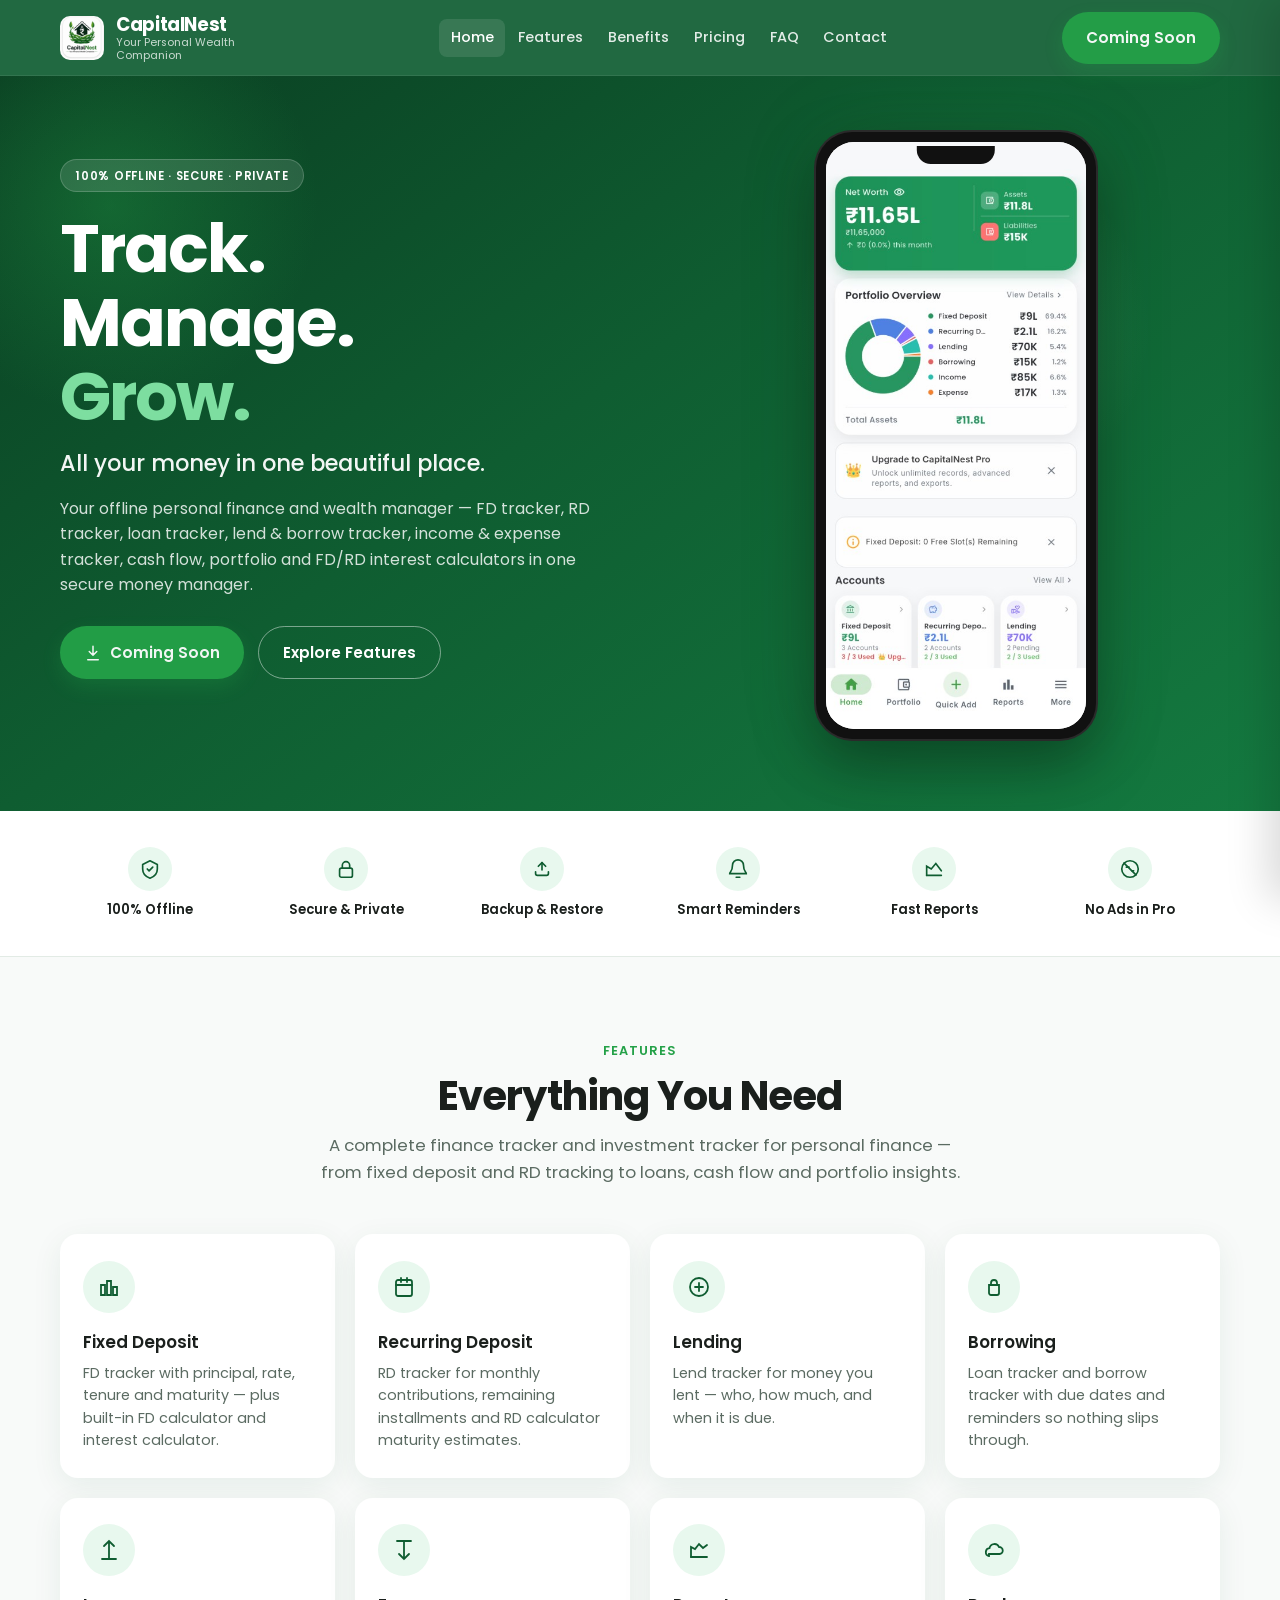
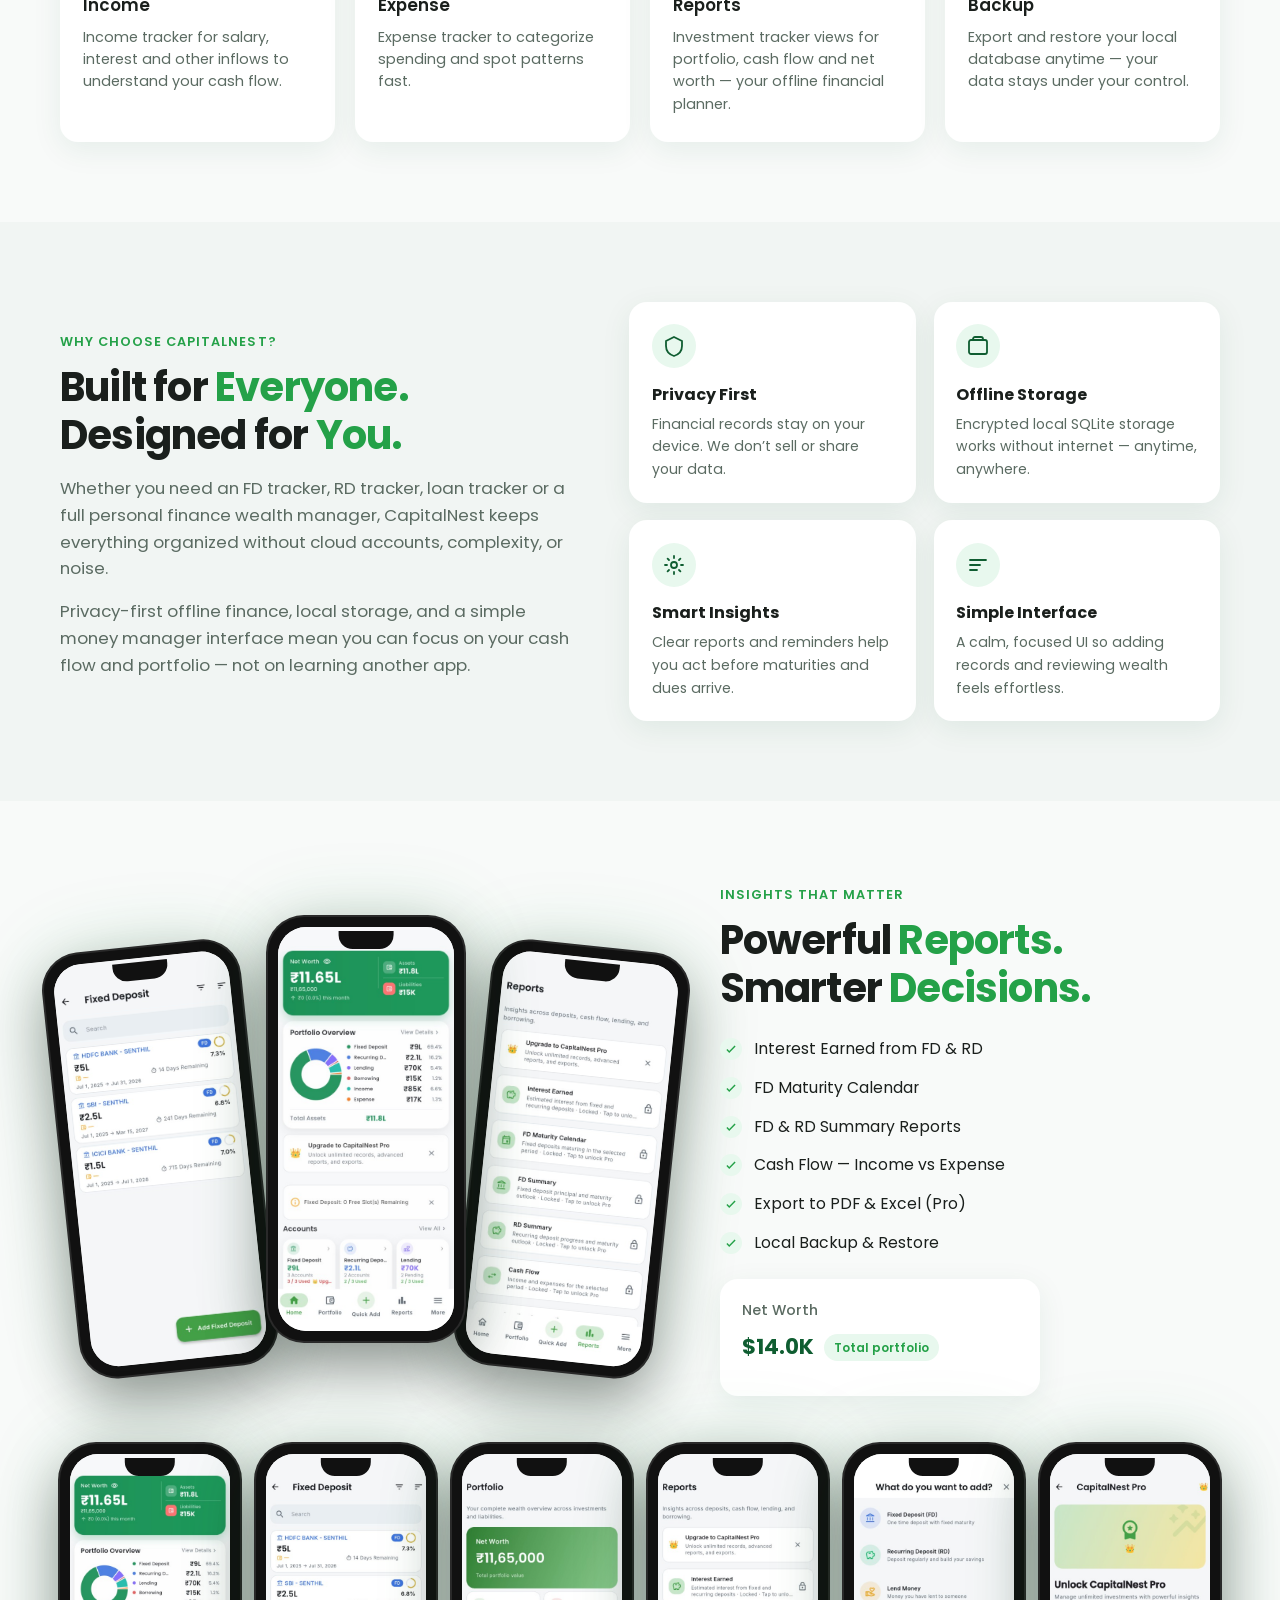
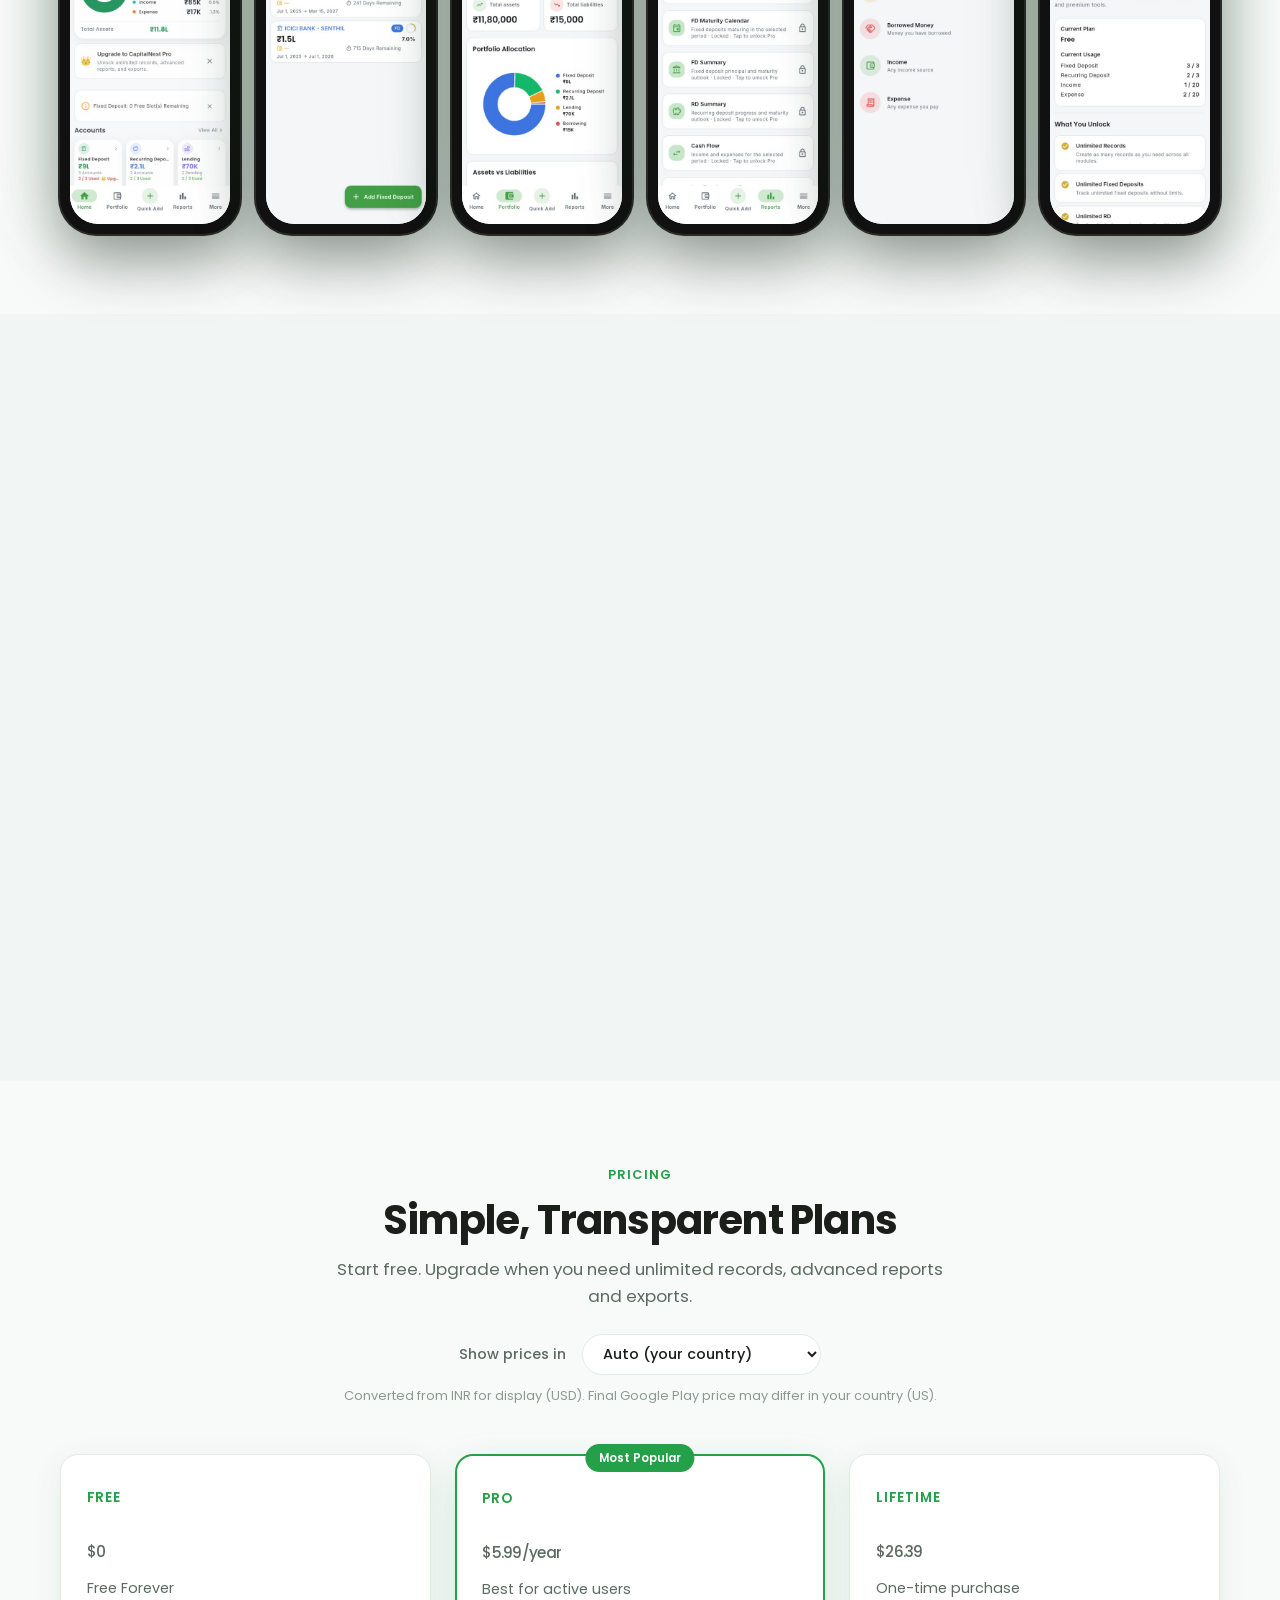
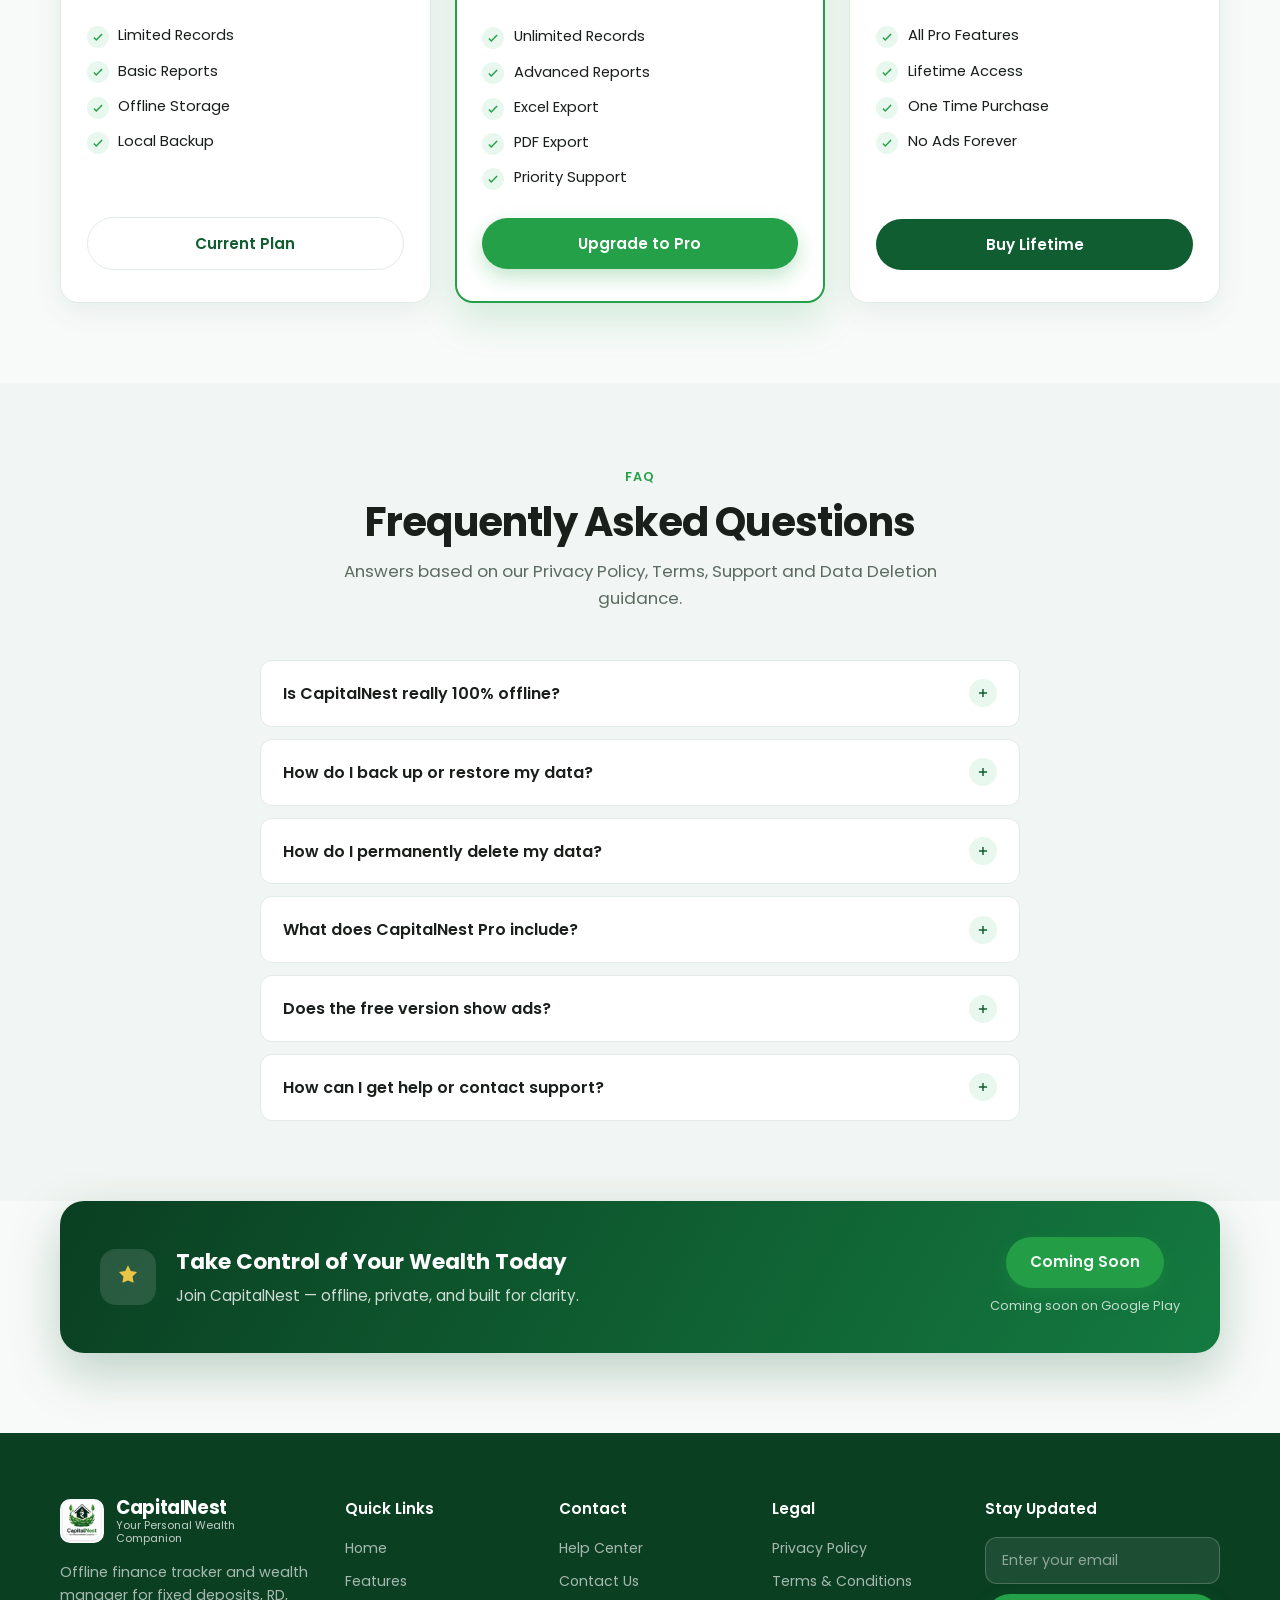
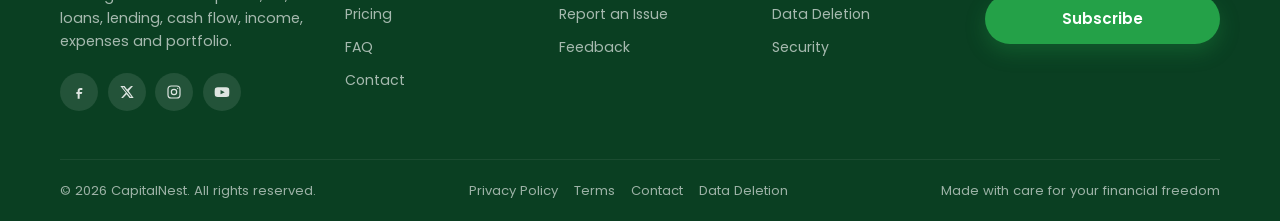
<file: index.html>
<!DOCTYPE html>
<html lang="en">
<head>
  <meta charset="UTF-8">
  <meta name="viewport" content="width=device-width, initial-scale=1.0">
  <title>CapitalNest — FD Tracker, RD Tracker &amp; Offline Wealth Manager</title>
  <meta name="description" content="CapitalNest is an offline personal finance and wealth manager. Track fixed deposits, RD, loans, lending, cash flow, income, expenses and portfolio with FD/RD interest calculators — private money manager on your device.">
  <meta name="keywords" content="fixed deposit, fd tracker, rd tracker, wealth manager, finance tracker, money manager, investment tracker, portfolio, personal finance, offline finance, loan tracker, borrow tracker, lend tracker, cash flow, financial planner, interest calculator, fd calculator, rd calculator, expense tracker, income tracker, CapitalNest">
  <meta name="author" content="CapitalNest">
  <meta name="theme-color" content="#0F5D31">
  <link rel="canonical" href="https://capitalnest.app/">
  <link rel="icon" type="image/png" href="assets/favicon.png">
  <link rel="apple-touch-icon" href="assets/logo.png">

  <!-- Open Graph -->
  <meta property="og:type" content="website">
  <meta property="og:url" content="https://capitalnest.app/">
  <meta property="og:title" content="CapitalNest — FD Tracker, RD Tracker &amp; Offline Wealth Manager">
  <meta property="og:description" content="Offline finance tracker and money manager for fixed deposits, RD, loans, lending, cash flow, income, expenses and portfolio — with FD &amp; RD interest calculators.">
  <meta property="og:image" content="https://capitalnest.app/assets/logo.png">
  <meta property="og:site_name" content="CapitalNest">
  <meta property="og:locale" content="en_IN">

  <!-- Twitter Card -->
  <meta name="twitter:card" content="summary">
  <meta name="twitter:title" content="CapitalNest — FD Tracker, RD Tracker &amp; Offline Wealth Manager">
  <meta name="twitter:description" content="Personal finance app: FD tracker, RD tracker, loan tracker, expense tracker, income tracker and portfolio — 100% offline wealth manager.">
  <meta name="twitter:image" content="https://capitalnest.app/assets/logo.png">

  <link rel="preconnect" href="https://fonts.googleapis.com">
  <link rel="preconnect" href="https://fonts.gstatic.com" crossorigin>
  <link href="https://fonts.googleapis.com/css2?family=Poppins:wght@400;500;600;700&display=swap" rel="stylesheet">
  <link rel="stylesheet" href="css/main.css">

  <script type="application/ld+json">
  {
    "@context": "https://schema.org",
    "@graph": [
      {
        "@type": "Organization",
        "@id": "https://capitalnest.app/#organization",
        "name": "CapitalNest",
        "url": "https://capitalnest.app/",
        "logo": "https://capitalnest.app/assets/logo.png",
        "email": "support@capitalnest.app",
        "description": "Offline personal finance and wealth manager for fixed deposit, RD, loans, lending, cash flow, income, expenses and portfolio tracking."
      },
      {
        "@type": "WebSite",
        "@id": "https://capitalnest.app/#website",
        "url": "https://capitalnest.app/",
        "name": "CapitalNest",
        "alternateName": ["FD Tracker", "RD Tracker", "Wealth Manager", "Finance Tracker", "Money Manager"],
        "publisher": { "@id": "https://capitalnest.app/#organization" },
        "inLanguage": "en",
        "keywords": "fixed deposit, fd tracker, rd tracker, wealth manager, finance tracker, money manager, investment tracker, portfolio, personal finance, offline finance, loan tracker, borrow tracker, lend tracker, cash flow, financial planner, interest calculator, fd calculator, rd calculator, expense tracker, income tracker"
      },
      {
        "@type": "SoftwareApplication",
        "name": "CapitalNest",
        "alternateName": ["CapitalNest FD Tracker", "CapitalNest Wealth Manager"],
        "applicationCategory": "FinanceApplication",
        "operatingSystem": "Android",
        "offers": [
          { "@type": "Offer", "price": "0", "priceCurrency": "INR", "name": "Free" },
          { "@type": "Offer", "price": "499", "priceCurrency": "INR", "name": "Pro (yearly)" },
          { "@type": "Offer", "price": "2199", "priceCurrency": "INR", "name": "Lifetime" }
        ],
        "description": "Offline finance tracker and personal wealth manager with FD tracker, RD tracker, loan tracker, lend tracker, borrow tracker, income tracker, expense tracker, portfolio, cash flow insights, and FD/RD interest calculators.",
        "featureList": [
          "Fixed deposit tracker",
          "RD tracker",
          "FD calculator and RD calculator",
          "Interest calculator",
          "Loan tracker",
          "Lend tracker and borrow tracker",
          "Income tracker and expense tracker",
          "Investment tracker and portfolio",
          "Cash flow and financial planner tools",
          "100% offline finance"
        ]
      },
      {
        "@type": "FAQPage",
        "mainEntity": [
          {
            "@type": "Question",
            "name": "Is CapitalNest really 100% offline?",
            "acceptedAnswer": {
              "@type": "Answer",
              "text": "Yes. Your financial data is stored locally on your device using SQLite. CapitalNest does not upload your records to external servers in Version 1."
            }
          },
          {
            "@type": "Question",
            "name": "How do I delete my data?",
            "acceptedAnswer": {
              "@type": "Answer",
              "text": "Open Settings in the app and use Reset Application, or uninstall CapitalNest. Because data is local, uninstalling removes it from your device."
            }
          },
          {
            "@type": "Question",
            "name": "What is included in CapitalNest Pro?",
            "acceptedAnswer": {
              "@type": "Answer",
              "text": "Pro unlocks unlimited records, advanced reports, Excel and PDF export, priority support, and an ad-free experience. Purchases are processed through Google Play Billing."
            }
          },
          {
            "@type": "Question",
            "name": "How do I contact support?",
            "acceptedAnswer": {
              "@type": "Answer",
              "text": "Email support for help with bugs, purchases, backup and restore, or feature requests. Typical response time is 24–48 hours."
            }
          }
        ]
      }
    ]
  }
  </script>
</head>
<body>
  <!-- Header -->
  <header class="site-header">
    <div class="container nav">
      <a class="brand" href="index.html" aria-label="CapitalNest home">
        <img src="assets/logo.png" alt="" width="44" height="44">
        <span class="brand-text">
          <span class="brand-name">CapitalNest</span>
          <span class="brand-tag">Your Personal Wealth Companion</span>
        </span>
      </a>

      <nav class="nav-links" aria-label="Primary">
        <a href="#home" class="active">Home</a>
        <a href="#features">Features</a>
        <a href="#benefits">Benefits</a>
        <a href="#pricing">Pricing</a>
        <a href="#faq">FAQ</a>
        <a href="support.html">Contact</a>
      </nav>

      <a class="btn btn-primary nav-cta btn-coming" href="#download" aria-disabled="true">Coming Soon</a>

      <button class="nav-toggle" id="nav-toggle" type="button" aria-label="Open menu" aria-expanded="false" aria-controls="mobile-drawer">
        <svg viewBox="0 0 24 24" fill="none" stroke="currentColor" stroke-width="2" stroke-linecap="round" aria-hidden="true">
          <path d="M4 7h16M4 12h16M4 17h16"/>
        </svg>
      </button>
    </div>
  </header>

  <div class="drawer-overlay" id="drawer-overlay" hidden></div>
  <aside class="drawer" id="mobile-drawer" aria-label="Mobile navigation" aria-hidden="true">
    <div class="drawer-header">
      <div class="drawer-brand">
        <img src="assets/logo.png" alt="" width="36" height="36">
        CapitalNest
      </div>
      <button class="drawer-close" id="drawer-close" type="button" aria-label="Close menu">
        <svg viewBox="0 0 24 24" width="20" height="20" fill="none" stroke="currentColor" stroke-width="2" stroke-linecap="round" aria-hidden="true">
          <path d="M6 6l12 12M18 6L6 18"/>
        </svg>
      </button>
    </div>
    <nav class="drawer-links">
      <a href="#home">Home</a>
      <a href="#features">Features</a>
      <a href="#benefits">Benefits</a>
      <a href="#pricing">Pricing</a>
      <a href="#faq">FAQ</a>
      <a href="support.html">Contact</a>
      <a href="privacy.html">Privacy Policy</a>
      <a href="terms.html">Terms &amp; Conditions</a>
      <a href="deletion.html">Data Deletion</a>
    </nav>
    <a class="btn btn-primary btn-block btn-coming" href="#download">Coming Soon</a>
  </aside>

  <main>
    <!-- Hero -->
    <section class="hero" id="home">
      <div class="hero-bg" aria-hidden="true">
        <div class="hero-glow"></div>
        <div class="hero-glow-2"></div>
      </div>

      <div class="container hero-grid">
        <div class="hero-content reveal">
          <div class="hero-badge">100% Offline · Secure · Private</div>
          <h1 class="hero-title">Track.<br>Manage.<br><span class="accent">Grow.</span></h1>
          <p class="hero-sub">All your money in one beautiful place.</p>
          <p class="hero-desc">Your offline personal finance and wealth manager — FD tracker, RD tracker, loan tracker, lend &amp; borrow tracker, income &amp; expense tracker, cash flow, portfolio and FD/RD interest calculators in one secure money manager.</p>
          <div class="hero-actions">
            <a class="btn btn-primary btn-coming" href="#download" id="download">
              <svg viewBox="0 0 24 24" fill="none" stroke="currentColor" stroke-width="2" stroke-linecap="round" stroke-linejoin="round" aria-hidden="true"><path d="M12 3v12M7 10l5 5 5-5M5 21h14"/></svg>
              Coming Soon
            </a>
            <a class="btn btn-secondary" href="#features">Explore Features</a>
          </div>
        </div>

        <div class="hero-visual reveal reveal-delay-2">
          <div class="phone">
            <div class="phone-screen">
              <img src="assets/screens/dashboard.png" alt="CapitalNest dashboard showing net worth and portfolio overview" width="390" height="844" loading="eager">
            </div>
          </div>
        </div>
      </div>
    </section>

    <!-- Trust -->
    <section class="trust" aria-label="Trust indicators">
      <div class="container trust-grid">
        <div class="trust-item reveal">
          <div class="trust-icon">
            <svg viewBox="0 0 24 24" fill="none" stroke="currentColor" stroke-width="1.8" stroke-linecap="round" stroke-linejoin="round"><path d="M12 3l8 4v5c0 5-3.5 8.5-8 10-4.5-1.5-8-5-8-10V7l8-4z"/><path d="M9 12l2 2 4-4"/></svg>
          </div>
          <span>100% Offline</span>
        </div>
        <div class="trust-item reveal reveal-delay-1">
          <div class="trust-icon">
            <svg viewBox="0 0 24 24" fill="none" stroke="currentColor" stroke-width="1.8" stroke-linecap="round"><rect x="5" y="11" width="14" height="10" rx="2"/><path d="M8 11V8a4 4 0 018 0v3"/></svg>
          </div>
          <span>Secure &amp; Private</span>
        </div>
        <div class="trust-item reveal reveal-delay-1">
          <div class="trust-icon">
            <svg viewBox="0 0 24 24" fill="none" stroke="currentColor" stroke-width="1.8" stroke-linecap="round" stroke-linejoin="round"><path d="M12 5v8"/><path d="M8 9l4-4 4 4"/><path d="M5 15v2a2 2 0 002 2h10a2 2 0 002-2v-2"/></svg>
          </div>
          <span>Backup &amp; Restore</span>
        </div>
        <div class="trust-item reveal reveal-delay-2">
          <div class="trust-icon">
            <svg viewBox="0 0 24 24" fill="none" stroke="currentColor" stroke-width="1.8" stroke-linecap="round"><path d="M6 8a6 6 0 0112 0c0 7 3 7 3 9H3c0-2 3-2 3-9"/><path d="M10 21h4"/></svg>
          </div>
          <span>Smart Reminders</span>
        </div>
        <div class="trust-item reveal reveal-delay-2">
          <div class="trust-icon">
            <svg viewBox="0 0 24 24" fill="none" stroke="currentColor" stroke-width="1.8" stroke-linecap="round"><path d="M4 19V9l5 3 5-6 6 8"/><path d="M4 19h16"/></svg>
          </div>
          <span>Fast Reports</span>
        </div>
        <div class="trust-item reveal reveal-delay-3">
          <div class="trust-icon">
            <svg viewBox="0 0 24 24" fill="none" stroke="currentColor" stroke-width="1.8" stroke-linecap="round"><circle cx="12" cy="12" r="9"/><path d="M5.5 5.5l13 13"/><path d="M8 10h3M14 14h2"/></svg>
          </div>
          <span>No Ads in Pro</span>
        </div>
      </div>
    </section>

    <!-- Features -->
    <section class="section" id="features">
      <div class="container">
        <div class="section-header reveal">
          <span class="eyebrow">Features</span>
          <h2 class="section-title">Everything You Need</h2>
          <p class="section-desc">A complete finance tracker and investment tracker for personal finance — from fixed deposit and RD tracking to loans, cash flow and portfolio insights.</p>
        </div>

        <div class="features-grid">
          <article class="feature-card reveal">
            <div class="feature-icon">
              <svg viewBox="0 0 24 24" fill="none" stroke="currentColor" stroke-width="1.8" stroke-linecap="round"><path d="M4 20V10h4v10H4zM10 20V6h4v14h-4zM16 20v-8h4v8h-4z"/></svg>
            </div>
            <h3>Fixed Deposit</h3>
            <p>FD tracker with principal, rate, tenure and maturity — plus built-in FD calculator and interest calculator.</p>
          </article>
          <article class="feature-card reveal reveal-delay-1">
            <div class="feature-icon">
              <svg viewBox="0 0 24 24" fill="none" stroke="currentColor" stroke-width="1.8" stroke-linecap="round"><rect x="4" y="5" width="16" height="16" rx="2"/><path d="M4 10h16M9 3v4M15 3v4"/></svg>
            </div>
            <h3>Recurring Deposit</h3>
            <p>RD tracker for monthly contributions, remaining installments and RD calculator maturity estimates.</p>
          </article>
          <article class="feature-card reveal reveal-delay-2">
            <div class="feature-icon">
              <svg viewBox="0 0 24 24" fill="none" stroke="currentColor" stroke-width="1.8" stroke-linecap="round"><path d="M8 12h8M12 8v8"/><circle cx="12" cy="12" r="9"/></svg>
            </div>
            <h3>Lending</h3>
            <p>Lend tracker for money you lent — who, how much, and when it is due.</p>
          </article>
          <article class="feature-card reveal reveal-delay-3">
            <div class="feature-icon">
              <svg viewBox="0 0 24 24" fill="none" stroke="currentColor" stroke-width="1.8" stroke-linecap="round"><path d="M7 10h10v8a2 2 0 01-2 2H9a2 2 0 01-2-2v-8z"/><path d="M9 10V8a3 3 0 016 0v2"/></svg>
            </div>
            <h3>Borrowing</h3>
            <p>Loan tracker and borrow tracker with due dates and reminders so nothing slips through.</p>
          </article>
          <article class="feature-card reveal">
            <div class="feature-icon">
              <svg viewBox="0 0 24 24" fill="none" stroke="currentColor" stroke-width="1.8" stroke-linecap="round"><path d="M12 3v18M7 8l5-5 5 5"/><path d="M5 21h14"/></svg>
            </div>
            <h3>Income</h3>
            <p>Income tracker for salary, interest and other inflows to understand your cash flow.</p>
          </article>
          <article class="feature-card reveal reveal-delay-1">
            <div class="feature-icon">
              <svg viewBox="0 0 24 24" fill="none" stroke="currentColor" stroke-width="1.8" stroke-linecap="round"><path d="M12 21V3M7 16l5 5 5-5"/><path d="M5 3h14"/></svg>
            </div>
            <h3>Expense</h3>
            <p>Expense tracker to categorize spending and spot patterns fast.</p>
          </article>
          <article class="feature-card reveal reveal-delay-2">
            <div class="feature-icon">
              <svg viewBox="0 0 24 24" fill="none" stroke="currentColor" stroke-width="1.8" stroke-linecap="round"><path d="M4 19V9l4 2 4-5 4 4 4-3"/><path d="M4 19h16"/></svg>
            </div>
            <h3>Reports</h3>
            <p>Investment tracker views for portfolio, cash flow and net worth — your offline financial planner.</p>
          </article>
          <article class="feature-card reveal reveal-delay-3">
            <div class="feature-icon">
              <svg viewBox="0 0 24 24" fill="none" stroke="currentColor" stroke-width="1.8" stroke-linecap="round"><path d="M7 18a4 4 0 01.5-7.9A5 5 0 0117 9a3.5 3.5 0 01.5 7H7z"/></svg>
            </div>
            <h3>Backup</h3>
            <p>Export and restore your local database anytime — your data stays under your control.</p>
          </article>
        </div>
      </div>
    </section>

    <!-- Why CapitalNest -->
    <section class="section section-muted" id="benefits">
      <div class="container why-grid">
        <div class="why-copy reveal">
          <span class="eyebrow">Why choose CapitalNest?</span>
          <h2 class="section-title">Built for <span class="accent">Everyone.</span><br>Designed for <span class="accent">You.</span></h2>
          <p>Whether you need an FD tracker, RD tracker, loan tracker or a full personal finance wealth manager, CapitalNest keeps everything organized without cloud accounts, complexity, or noise.</p>
          <p>Privacy-first offline finance, local storage, and a simple money manager interface mean you can focus on your cash flow and portfolio — not on learning another app.</p>
        </div>

        <div class="benefit-cards">
          <article class="benefit-card reveal">
            <div class="feature-icon">
              <svg viewBox="0 0 24 24" fill="none" stroke="currentColor" stroke-width="1.8" stroke-linecap="round"><path d="M12 3l8 4v5c0 5-3.5 8.5-8 10-4.5-1.5-8-5-8-10V7l8-4z"/></svg>
            </div>
            <h3>Privacy First</h3>
            <p>Financial records stay on your device. We don’t sell or share your data.</p>
          </article>
          <article class="benefit-card reveal reveal-delay-1">
            <div class="feature-icon">
              <svg viewBox="0 0 24 24" fill="none" stroke="currentColor" stroke-width="1.8" stroke-linecap="round"><rect x="3" y="6" width="18" height="14" rx="2"/><path d="M7 6V5a2 2 0 012-2h6a2 2 0 012 2v1"/></svg>
            </div>
            <h3>Offline Storage</h3>
            <p>Encrypted local SQLite storage works without internet — anytime, anywhere.</p>
          </article>
          <article class="benefit-card reveal reveal-delay-2">
            <div class="feature-icon">
              <svg viewBox="0 0 24 24" fill="none" stroke="currentColor" stroke-width="1.8" stroke-linecap="round"><circle cx="12" cy="12" r="3"/><path d="M12 3v2M12 19v2M3 12h2M19 12h2M5.6 5.6l1.4 1.4M17 17l1.4 1.4M18.4 5.6L17 7M7 17l-1.4 1.4"/></svg>
            </div>
            <h3>Smart Insights</h3>
            <p>Clear reports and reminders help you act before maturities and dues arrive.</p>
          </article>
          <article class="benefit-card reveal reveal-delay-3">
            <div class="feature-icon">
              <svg viewBox="0 0 24 24" fill="none" stroke="currentColor" stroke-width="1.8" stroke-linecap="round"><path d="M4 7h16M4 12h10M4 17h7"/></svg>
            </div>
            <h3>Simple Interface</h3>
            <p>A calm, focused UI so adding records and reviewing wealth feels effortless.</p>
          </article>
        </div>
      </div>
    </section>

    <!-- App Preview -->
    <section class="section" id="preview">
      <div class="container">
        <div class="preview-grid">
          <div class="preview-phones reveal">
            <div class="phone phone-sm phone-tilt-left">
              <div class="phone-screen">
                <img src="assets/screens/fd-details.png" alt="CapitalNest Fixed Deposit tracker screen" width="390" height="844" loading="lazy">
              </div>
            </div>
            <div class="phone phone-sm phone-center">
              <div class="phone-screen">
                <img src="assets/screens/dashboard.png" alt="CapitalNest dashboard screen" width="390" height="844" loading="lazy">
              </div>
            </div>
            <div class="phone phone-sm phone-tilt-right">
              <div class="phone-screen">
                <img src="assets/screens/reports.png" alt="CapitalNest reports screen" width="390" height="844" loading="lazy">
              </div>
            </div>
          </div>

          <div class="preview-content reveal reveal-delay-2">
            <span class="eyebrow">Insights that matter</span>
            <h2 class="section-title">Powerful <span class="accent">Reports.</span><br>Smarter <span class="accent">Decisions.</span></h2>
            <ul class="preview-list">
              <li><span class="check" aria-hidden="true"><svg viewBox="0 0 24 24" fill="none" stroke="currentColor" stroke-width="2.5"><path d="M5 13l4 4L19 7"/></svg></span>Interest Earned from FD &amp; RD</li>
              <li><span class="check" aria-hidden="true"><svg viewBox="0 0 24 24" fill="none" stroke="currentColor" stroke-width="2.5"><path d="M5 13l4 4L19 7"/></svg></span>FD Maturity Calendar</li>
              <li><span class="check" aria-hidden="true"><svg viewBox="0 0 24 24" fill="none" stroke="currentColor" stroke-width="2.5"><path d="M5 13l4 4L19 7"/></svg></span>FD &amp; RD Summary Reports</li>
              <li><span class="check" aria-hidden="true"><svg viewBox="0 0 24 24" fill="none" stroke="currentColor" stroke-width="2.5"><path d="M5 13l4 4L19 7"/></svg></span>Cash Flow — Income vs Expense</li>
              <li><span class="check" aria-hidden="true"><svg viewBox="0 0 24 24" fill="none" stroke="currentColor" stroke-width="2.5"><path d="M5 13l4 4L19 7"/></svg></span>Export to PDF &amp; Excel (Pro)</li>
              <li><span class="check" aria-hidden="true"><svg viewBox="0 0 24 24" fill="none" stroke="currentColor" stroke-width="2.5"><path d="M5 13l4 4L19 7"/></svg></span>Local Backup &amp; Restore</li>
            </ul>
            <div class="trend-card">
              <h4>Net Worth</h4>
              <div class="trend-value">
                <strong data-money="1165000" data-money-compact>₹11,65,000</strong>
                <span class="trend-pill">Total portfolio</span>
              </div>
            </div>
          </div>
        </div>

        <div class="preview-gallery reveal" aria-label="App screens">
          <div class="phone phone-sm">
            <div class="phone-screen">
              <img src="assets/screens/dashboard.png" alt="Dashboard" width="390" height="844" loading="lazy">
            </div>
          </div>
          <div class="phone phone-sm">
            <div class="phone-screen">
              <img src="assets/screens/fd-details.png" alt="Fixed Deposit management" width="390" height="844" loading="lazy">
            </div>
          </div>
          <div class="phone phone-sm">
            <div class="phone-screen">
              <img src="assets/screens/portfolio.png" alt="Portfolio overview" width="390" height="844" loading="lazy">
            </div>
          </div>
          <div class="phone phone-sm">
            <div class="phone-screen">
              <img src="assets/screens/reports.png" alt="Reports" width="390" height="844" loading="lazy">
            </div>
          </div>
          <div class="phone phone-sm">
            <div class="phone-screen">
              <img src="assets/screens/quick-add.png" alt="Quick Add" width="390" height="844" loading="lazy">
            </div>
          </div>
          <div class="phone phone-sm">
            <div class="phone-screen">
              <img src="assets/screens/pro.png" alt="CapitalNest Pro" width="390" height="844" loading="lazy">
            </div>
          </div>
        </div>
      </div>
    </section>

    <!-- Portfolio -->
    <section class="section section-muted" id="portfolio">
      <div class="container portfolio-grid">
        <div class="portfolio-copy reveal">
          <span class="eyebrow">Portfolio</span>
          <h2 class="section-title">Understand Your Wealth Instantly</h2>
          <p class="section-desc" style="text-align:inherit;">Investment tracker and portfolio view — see complete distribution across fixed deposit, RD, lending, borrowing, income and expense cash flow.</p>
          <div class="portfolio-tags">
            <span class="tag">FD</span>
            <span class="tag">RD</span>
            <span class="tag">Lending</span>
            <span class="tag">Borrowing</span>
            <span class="tag">Income</span>
            <span class="tag">Expense</span>
          </div>
        </div>
        <div class="portfolio-visual reveal reveal-delay-2">
          <div class="phone">
            <div class="phone-screen">
              <img src="assets/screens/portfolio.png" alt="CapitalNest portfolio overview with asset allocation" width="390" height="844" loading="lazy">
            </div>
          </div>
        </div>
      </div>
    </section>

    <!-- Pricing -->
    <section class="section" id="pricing">
      <div class="container">
        <div class="section-header reveal">
          <span class="eyebrow">Pricing</span>
          <h2 class="section-title">Simple, Transparent Plans</h2>
          <p class="section-desc">Start free. Upgrade when you need unlimited records, advanced reports and exports.</p>
          <div class="currency-bar" aria-label="Currency preference">
            <label for="currency-select">Show prices in</label>
            <select id="currency-select" name="currency">
              <option value="auto">Auto (your country)</option>
              <option value="INR">INR — Indian Rupee</option>
              <option value="USD">USD — US Dollar</option>
              <option value="EUR">EUR — Euro</option>
              <option value="GBP">GBP — British Pound</option>
              <option value="AED">AED — UAE Dirham</option>
              <option value="SGD">SGD — Singapore Dollar</option>
              <option value="AUD">AUD — Australian Dollar</option>
              <option value="CAD">CAD — Canadian Dollar</option>
              <option value="MYR">MYR — Malaysian Ringgit</option>
              <option value="SAR">SAR — Saudi Riyal</option>
            </select>
            <p class="currency-note" id="currency-note"></p>
          </div>
        </div>

        <div class="pricing-grid">
          <article class="price-card reveal">
            <div class="price-name">Free</div>
            <div class="price-amount"><span data-money="0">₹0</span></div>
            <p class="price-note">Free Forever</p>
            <ul class="price-features">
              <li><span class="check" aria-hidden="true"><svg viewBox="0 0 24 24" fill="none" stroke="currentColor" stroke-width="2.5"><path d="M5 13l4 4L19 7"/></svg></span>Limited Records</li>
              <li><span class="check" aria-hidden="true"><svg viewBox="0 0 24 24" fill="none" stroke="currentColor" stroke-width="2.5"><path d="M5 13l4 4L19 7"/></svg></span>Basic Reports</li>
              <li><span class="check" aria-hidden="true"><svg viewBox="0 0 24 24" fill="none" stroke="currentColor" stroke-width="2.5"><path d="M5 13l4 4L19 7"/></svg></span>Offline Storage</li>
              <li><span class="check" aria-hidden="true"><svg viewBox="0 0 24 24" fill="none" stroke="currentColor" stroke-width="2.5"><path d="M5 13l4 4L19 7"/></svg></span>Local Backup</li>
            </ul>
            <a class="btn btn-outline btn-block" href="#download">Current Plan</a>
          </article>

          <article class="price-card featured reveal reveal-delay-1">
            <span class="popular-badge">Most Popular</span>
            <div class="price-name">Pro</div>
            <div class="price-amount"><span data-money="499">₹499</span><span>/year</span></div>
            <p class="price-note">Best for active users</p>
            <ul class="price-features">
              <li><span class="check" aria-hidden="true"><svg viewBox="0 0 24 24" fill="none" stroke="currentColor" stroke-width="2.5"><path d="M5 13l4 4L19 7"/></svg></span>Unlimited Records</li>
              <li><span class="check" aria-hidden="true"><svg viewBox="0 0 24 24" fill="none" stroke="currentColor" stroke-width="2.5"><path d="M5 13l4 4L19 7"/></svg></span>Advanced Reports</li>
              <li><span class="check" aria-hidden="true"><svg viewBox="0 0 24 24" fill="none" stroke="currentColor" stroke-width="2.5"><path d="M5 13l4 4L19 7"/></svg></span>Excel Export</li>
              <li><span class="check" aria-hidden="true"><svg viewBox="0 0 24 24" fill="none" stroke="currentColor" stroke-width="2.5"><path d="M5 13l4 4L19 7"/></svg></span>PDF Export</li>
              <li><span class="check" aria-hidden="true"><svg viewBox="0 0 24 24" fill="none" stroke="currentColor" stroke-width="2.5"><path d="M5 13l4 4L19 7"/></svg></span>Priority Support</li>
            </ul>
            <a class="btn btn-primary btn-block" href="#download">Upgrade to Pro</a>
          </article>

          <article class="price-card reveal reveal-delay-2">
            <div class="price-name">Lifetime</div>
            <div class="price-amount"><span data-money="2199">₹2,199</span></div>
            <p class="price-note">One-time purchase</p>
            <ul class="price-features">
              <li><span class="check" aria-hidden="true"><svg viewBox="0 0 24 24" fill="none" stroke="currentColor" stroke-width="2.5"><path d="M5 13l4 4L19 7"/></svg></span>All Pro Features</li>
              <li><span class="check" aria-hidden="true"><svg viewBox="0 0 24 24" fill="none" stroke="currentColor" stroke-width="2.5"><path d="M5 13l4 4L19 7"/></svg></span>Lifetime Access</li>
              <li><span class="check" aria-hidden="true"><svg viewBox="0 0 24 24" fill="none" stroke="currentColor" stroke-width="2.5"><path d="M5 13l4 4L19 7"/></svg></span>One Time Purchase</li>
              <li><span class="check" aria-hidden="true"><svg viewBox="0 0 24 24" fill="none" stroke="currentColor" stroke-width="2.5"><path d="M5 13l4 4L19 7"/></svg></span>No Ads Forever</li>
            </ul>
            <a class="btn btn-dark btn-block" href="#download">Buy Lifetime</a>
          </article>
        </div>
      </div>
    </section>

    <!-- FAQ -->
    <section class="section section-muted" id="faq">
      <div class="container">
        <div class="section-header reveal">
          <span class="eyebrow">FAQ</span>
          <h2 class="section-title">Frequently Asked Questions</h2>
          <p class="section-desc">Answers based on our Privacy Policy, Terms, Support and Data Deletion guidance.</p>
        </div>

        <div class="faq-list reveal">
          <div class="faq-item">
            <button class="faq-question" type="button" aria-expanded="false">
              Is CapitalNest really 100% offline?
              <span class="faq-icon" aria-hidden="true"><svg viewBox="0 0 24 24" fill="none" stroke="currentColor" stroke-width="2.5"><path d="M12 5v14M5 12h14"/></svg></span>
            </button>
            <div class="faq-answer">
              <div class="faq-answer-inner">
                Yes. Your financial information is stored locally on your device using SQLite. CapitalNest is designed with a Privacy First approach — your records remain under your control. See the <a href="privacy.html">Privacy Policy</a> for full details.
              </div>
            </div>
          </div>

          <div class="faq-item">
            <button class="faq-question" type="button" aria-expanded="false">
              How do I back up or restore my data?
              <span class="faq-icon" aria-hidden="true"><svg viewBox="0 0 24 24" fill="none" stroke="currentColor" stroke-width="2.5"><path d="M12 5v14M5 12h14"/></svg></span>
            </button>
            <div class="faq-answer">
              <div class="faq-answer-inner">
                Use the built-in local Backup &amp; Restore tools in Settings. You are responsible for keeping manual local backups, as described in our <a href="terms.html">Terms &amp; Conditions</a>.
              </div>
            </div>
          </div>

          <div class="faq-item">
            <button class="faq-question" type="button" aria-expanded="false">
              How do I permanently delete my data?
              <span class="faq-icon" aria-hidden="true"><svg viewBox="0 0 24 24" fill="none" stroke="currentColor" stroke-width="2.5"><path d="M12 5v14M5 12h14"/></svg></span>
            </button>
            <div class="faq-answer">
              <div class="faq-answer-inner">
                Open CapitalNest → Settings → Reset Application → confirm Delete. Uninstalling the app also removes local databases. Full steps are on the <a href="deletion.html">Data Deletion</a> page.
              </div>
            </div>
          </div>

          <div class="faq-item">
            <button class="faq-question" type="button" aria-expanded="false">
              What does CapitalNest Pro include?
              <span class="faq-icon" aria-hidden="true"><svg viewBox="0 0 24 24" fill="none" stroke="currentColor" stroke-width="2.5"><path d="M12 5v14M5 12h14"/></svg></span>
            </button>
            <div class="faq-answer">
              <div class="faq-answer-inner">
                Pro unlocks unlimited records, advanced reports, Excel/PDF export, priority support and an ad-free experience. Purchases are processed securely through Google Play Billing.
              </div>
            </div>
          </div>

          <div class="faq-item">
            <button class="faq-question" type="button" aria-expanded="false">
              Does the free version show ads?
              <span class="faq-icon" aria-hidden="true"><svg viewBox="0 0 24 24" fill="none" stroke="currentColor" stroke-width="2.5"><path d="M12 5v14M5 12h14"/></svg></span>
            </button>
            <div class="faq-answer">
              <div class="faq-answer-inner">
                The Free version may display Google AdMob advertisements. Pro and Lifetime remove ads. Details are covered in the <a href="privacy.html">Privacy Policy</a>.
              </div>
            </div>
          </div>

          <div class="faq-item">
            <button class="faq-question" type="button" aria-expanded="false">
              How can I get help or contact support?
              <span class="faq-icon" aria-hidden="true"><svg viewBox="0 0 24 24" fill="none" stroke="currentColor" stroke-width="2.5"><path d="M12 5v14M5 12h14"/></svg></span>
            </button>
            <div class="faq-answer">
              <div class="faq-answer-inner">
                Visit our <a href="support.html">Contact</a> page. We help with bugs, Play purchases, backup issues and feature requests — typically within 24–48 hours.
              </div>
            </div>
          </div>
        </div>
      </div>
    </section>

    <!-- CTA -->
    <section class="cta-banner">
      <div class="container">
        <div class="cta-inner reveal">
          <div class="cta-copy">
            <div class="cta-icon" aria-hidden="true">
              <svg viewBox="0 0 24 24" fill="currentColor"><path d="M12 2l2.4 4.9 5.4.8-3.9 3.8.9 5.4L12 14.9 7.2 17l.9-5.4L4.2 7.7l5.4-.8L12 2z"/></svg>
            </div>
            <div>
              <h3>Take Control of Your Wealth Today</h3>
              <p>Join CapitalNest — offline, private, and built for clarity.</p>
            </div>
          </div>
          <div class="cta-action">
            <a class="btn btn-primary btn-coming" href="#download">Coming Soon</a>
            <small>Coming soon on Google Play</small>
          </div>
        </div>
      </div>
    </section>
  </main>

  <!-- Footer -->
  <footer class="site-footer">
    <div class="container">
      <div class="footer-grid">
        <div class="footer-brand">
          <a class="brand" href="index.html">
            <img src="assets/logo.png" alt="" width="44" height="44">
            <span class="brand-text">
              <span class="brand-name">CapitalNest</span>
              <span class="brand-tag">Your Personal Wealth Companion</span>
            </span>
          </a>
          <p>Offline finance tracker and wealth manager for fixed deposits, RD, loans, lending, cash flow, income, expenses and portfolio.</p>
          <div class="socials" aria-label="Social links">
            <a href="https://facebook.com" target="_blank" rel="noopener noreferrer" aria-label="Facebook">
              <svg viewBox="0 0 24 24" fill="currentColor" aria-hidden="true"><path d="M14 9h3V6h-3c-2.2 0-4 1.8-4 4v2H8v3h2v7h3v-7h3l1-3h-4v-2c0-.6.4-1 1-1z"/></svg>
            </a>
            <a href="https://twitter.com" target="_blank" rel="noopener noreferrer" aria-label="Twitter">
              <svg viewBox="0 0 24 24" fill="currentColor" aria-hidden="true"><path d="M18.2 3H21l-6.5 7.4L22 21h-6.2l-4.3-5.6L6 21H3.2l7-8L2 3h6.3l3.9 5.2L18.2 3zm-1.1 16.2h1.7L7 4.7H5.2l11.9 14.5z"/></svg>
            </a>
            <a href="https://instagram.com" target="_blank" rel="noopener noreferrer" aria-label="Instagram">
              <svg viewBox="0 0 24 24" fill="none" stroke="currentColor" stroke-width="1.8" aria-hidden="true"><rect x="3" y="3" width="18" height="18" rx="5"/><circle cx="12" cy="12" r="4"/><circle cx="17.5" cy="6.5" r="1" fill="currentColor" stroke="none"/></svg>
            </a>
            <a href="https://youtube.com" target="_blank" rel="noopener noreferrer" aria-label="YouTube">
              <svg viewBox="0 0 24 24" fill="currentColor" aria-hidden="true"><path d="M23 12.2s0-3.4-.4-5c-.2-1-1-1.8-2-2C18.8 4.8 12 4.8 12 4.8s-6.8 0-8.6.4c-1 .2-1.8 1-2 2-.4 1.6-.4 5-.4 5s0 3.4.4 5c.2 1 1 1.8 2 2 1.8.4 8.6.4 8.6.4s6.8 0 8.6-.4c1-.2 1.8-1 2-2 .4-1.6.4-5 .4-5zM9.8 15.5V8.9l6.3 3.3-6.3 3.3z"/></svg>
            </a>
          </div>
        </div>

        <div class="footer-col">
          <h4>Quick Links</h4>
          <a href="#home">Home</a>
          <a href="#features">Features</a>
          <a href="#pricing">Pricing</a>
          <a href="#faq">FAQ</a>
          <a href="support.html">Contact</a>
        </div>

        <div class="footer-col">
          <h4>Contact</h4>
          <a href="support.html">Help Center</a>
          <a href="support.html">Contact Us</a>
          <a href="support.html">Report an Issue</a>
          <a href="support.html">Feedback</a>
        </div>

        <div class="footer-col">
          <h4>Legal</h4>
          <a href="privacy.html">Privacy Policy</a>
          <a href="terms.html">Terms &amp; Conditions</a>
          <a href="deletion.html">Data Deletion</a>
          <a href="privacy.html">Security</a>
        </div>

        <div class="footer-col">
          <h4>Stay Updated</h4>
          <form class="newsletter-form" id="newsletter-form" novalidate>
            <label class="visually-hidden" for="newsletter-email" style="position:absolute;width:1px;height:1px;overflow:hidden;clip:rect(0,0,0,0);">Email</label>
            <input id="newsletter-email" type="email" name="email" placeholder="Enter your email" required autocomplete="email">
            <button class="btn btn-primary" type="submit">Subscribe</button>
            <p class="newsletter-msg" id="newsletter-msg" role="status" aria-live="polite"></p>
          </form>
        </div>
      </div>

      <div class="footer-bottom">
        <p>&copy; 2026 CapitalNest. All rights reserved.</p>
        <div class="footer-bottom-links">
          <a href="privacy.html">Privacy Policy</a>
          <a href="terms.html">Terms</a>
          <a href="support.html">Contact</a>
          <a href="deletion.html">Data Deletion</a>
        </div>
        <p>Made with care for your financial freedom</p>
      </div>
    </div>
  </footer>

  <script src="js/main.js" defer></script>
</body>
</html>
</file>
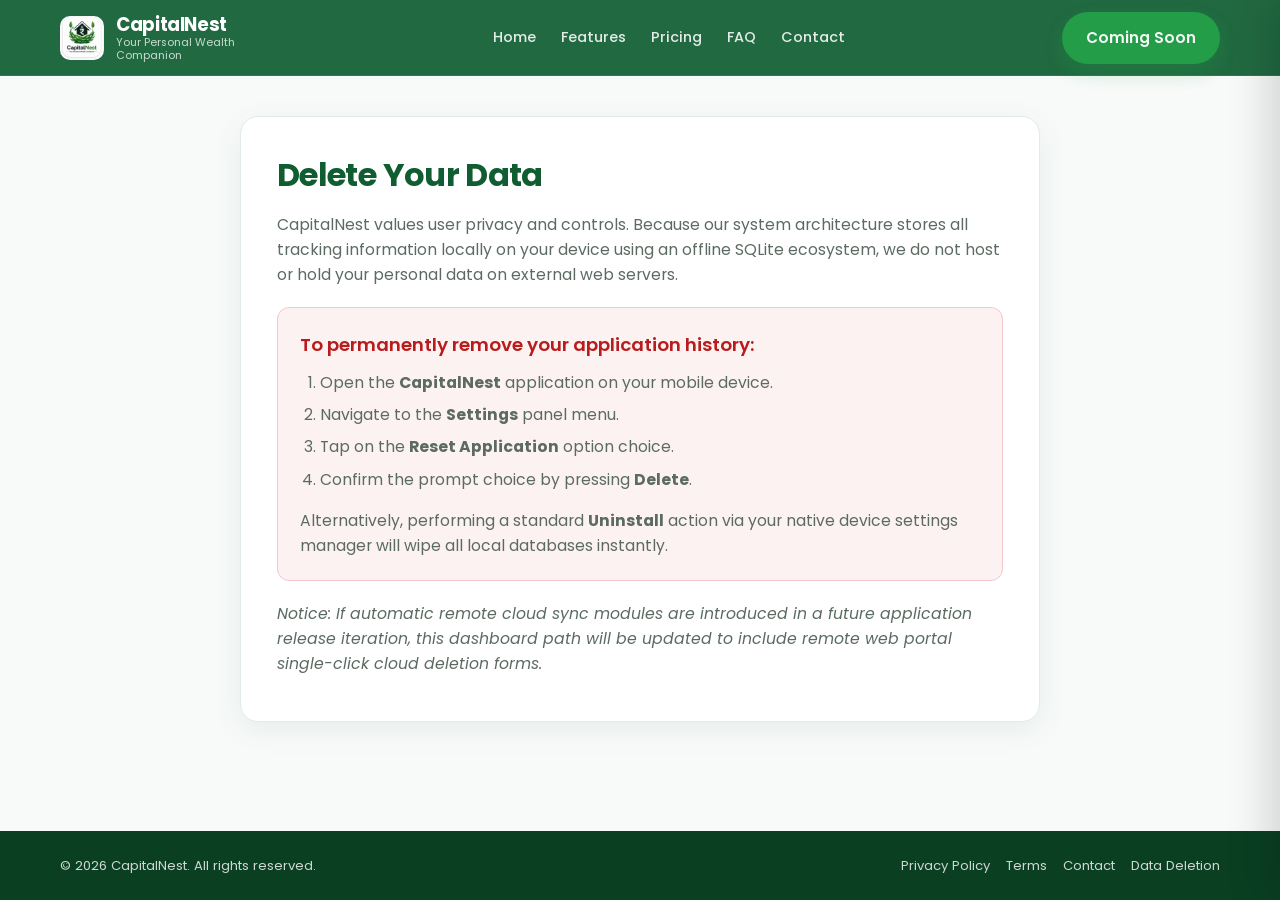
<file: deletion.html>
<!DOCTYPE html>
<html lang="en">
<head>
  <meta charset="UTF-8">
  <meta name="viewport" content="width=device-width, initial-scale=1.0">
  <title>Data Deletion — CapitalNest</title>
  <meta name="description" content="How to permanently delete your CapitalNest data. All financial records are stored locally on your device.">
  <meta name="theme-color" content="#0F5D31">
  <link rel="canonical" href="https://capitalnest.app/deletion.html">
  <link rel="icon" type="image/png" href="assets/favicon.png">
  <link rel="apple-touch-icon" href="assets/logo.png">
  <link rel="preconnect" href="https://fonts.googleapis.com">
  <link rel="preconnect" href="https://fonts.gstatic.com" crossorigin>
  <link href="https://fonts.googleapis.com/css2?family=Poppins:wght@400;500;600;700&display=swap" rel="stylesheet">
  <link rel="stylesheet" href="css/main.css">
</head>
<body class="page-inner">
  <header class="site-header">
    <div class="container nav">
      <a class="brand" href="index.html" aria-label="CapitalNest home">
        <img src="assets/logo.png" alt="CapitalNest" width="44" height="44">
        <span class="brand-text">
          <span class="brand-name">CapitalNest</span>
          <span class="brand-tag">Your Personal Wealth Companion</span>
        </span>
      </a>
      <nav class="nav-links" aria-label="Primary">
        <a href="index.html">Home</a>
        <a href="index.html#features">Features</a>
        <a href="index.html#pricing">Pricing</a>
        <a href="index.html#faq">FAQ</a>
        <a href="support.html">Contact</a>
      </nav>
      <a class="btn btn-primary nav-cta btn-coming" href="index.html#download">Coming Soon</a>
      <button class="nav-toggle" id="nav-toggle" type="button" aria-label="Open menu" aria-expanded="false" aria-controls="mobile-drawer">
        <svg viewBox="0 0 24 24" fill="none" stroke="currentColor" stroke-width="2" stroke-linecap="round" aria-hidden="true"><path d="M4 7h16M4 12h16M4 17h16"/></svg>
      </button>
    </div>
  </header>

  <div class="drawer-overlay" id="drawer-overlay" hidden></div>
  <aside class="drawer" id="mobile-drawer" aria-label="Mobile navigation" aria-hidden="true">
    <div class="drawer-header">
      <div class="drawer-brand">
        <img src="assets/logo.png" alt="" width="36" height="36">
        CapitalNest
      </div>
      <button class="drawer-close" id="drawer-close" type="button" aria-label="Close menu">
        <svg viewBox="0 0 24 24" width="20" height="20" fill="none" stroke="currentColor" stroke-width="2" stroke-linecap="round" aria-hidden="true"><path d="M6 6l12 12M18 6L6 18"/></svg>
      </button>
    </div>
    <nav class="drawer-links">
      <a href="index.html">Home</a>
      <a href="index.html#features">Features</a>
      <a href="index.html#pricing">Pricing</a>
      <a href="index.html#faq">FAQ</a>
      <a href="support.html">Contact</a>
      <a href="privacy.html">Privacy Policy</a>
      <a href="terms.html">Terms &amp; Conditions</a>
      <a href="deletion.html">Data Deletion</a>
    </nav>
    <a class="btn btn-primary btn-block btn-coming" href="index.html#download">Coming Soon</a>
  </aside>

  <main class="page-inner-main">
    <div class="container">
      <article class="page-panel">
        <h1>Delete Your Data</h1>
        <p>CapitalNest values user privacy and controls. Because our system architecture stores all tracking information locally on your device using an offline SQLite ecosystem, we do not host or hold your personal data on external web servers.</p>

        <div class="page-steps">
          <h2>To permanently remove your application history:</h2>
          <ol>
            <li>Open the <strong>CapitalNest</strong> application on your mobile device.</li>
            <li>Navigate to the <strong>Settings</strong> panel menu.</li>
            <li>Tap on the <strong>Reset Application</strong> option choice.</li>
            <li>Confirm the prompt choice by pressing <strong>Delete</strong>.</li>
          </ol>
          <p style="margin-bottom:0;">Alternatively, performing a standard <strong>Uninstall</strong> action via your native device settings manager will wipe all local databases instantly.</p>
        </div>

        <p><em>Notice: If automatic remote cloud sync modules are introduced in a future application release iteration, this dashboard path will be updated to include remote web portal single-click cloud deletion forms.</em></p>
      </article>
    </div>
  </main>

  <footer class="page-inner-footer">
    <div class="container footer-bottom">
      <p>&copy; 2026 CapitalNest. All rights reserved.</p>
      <div class="footer-bottom-links">
        <a href="privacy.html">Privacy Policy</a>
        <a href="terms.html">Terms</a>
        <a href="support.html">Contact</a>
        <a href="deletion.html">Data Deletion</a>
      </div>
    </div>
  </footer>

  <script src="js/main.js" defer></script>
</body>
</html>
</file>
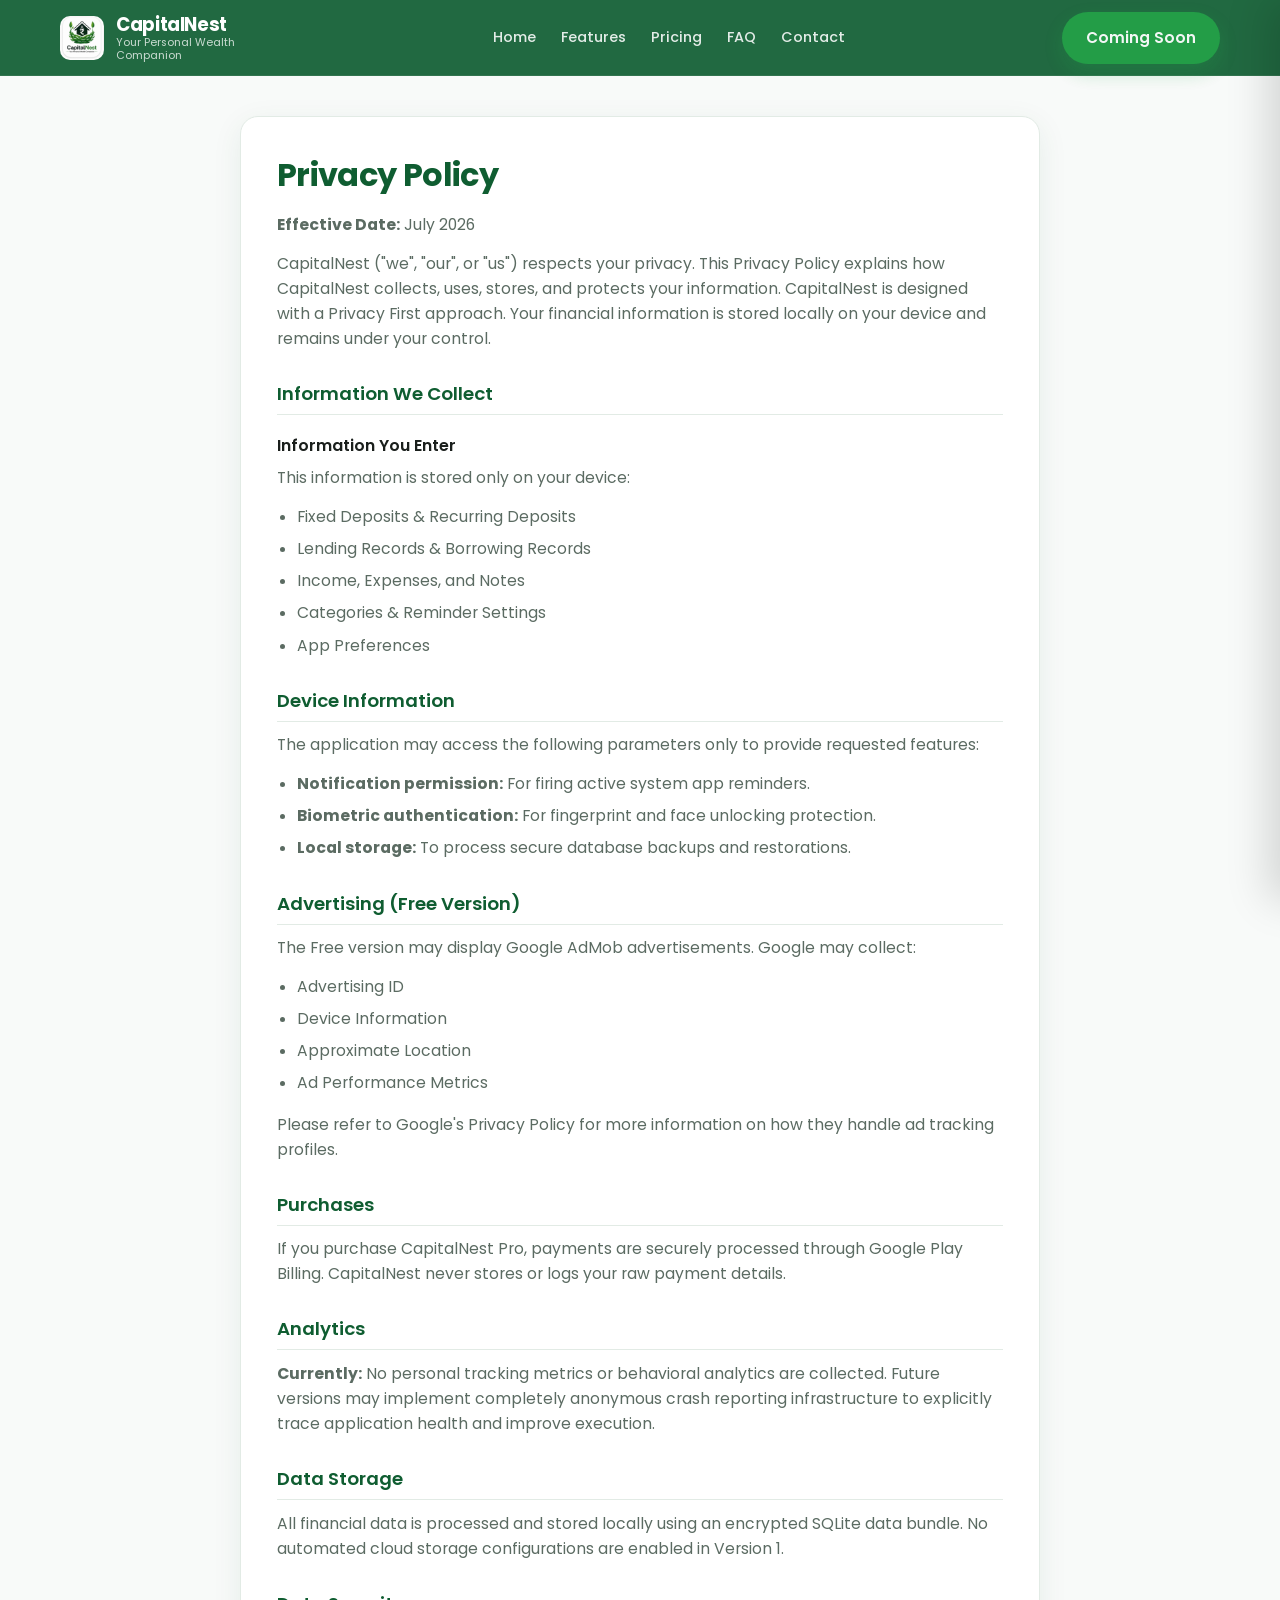
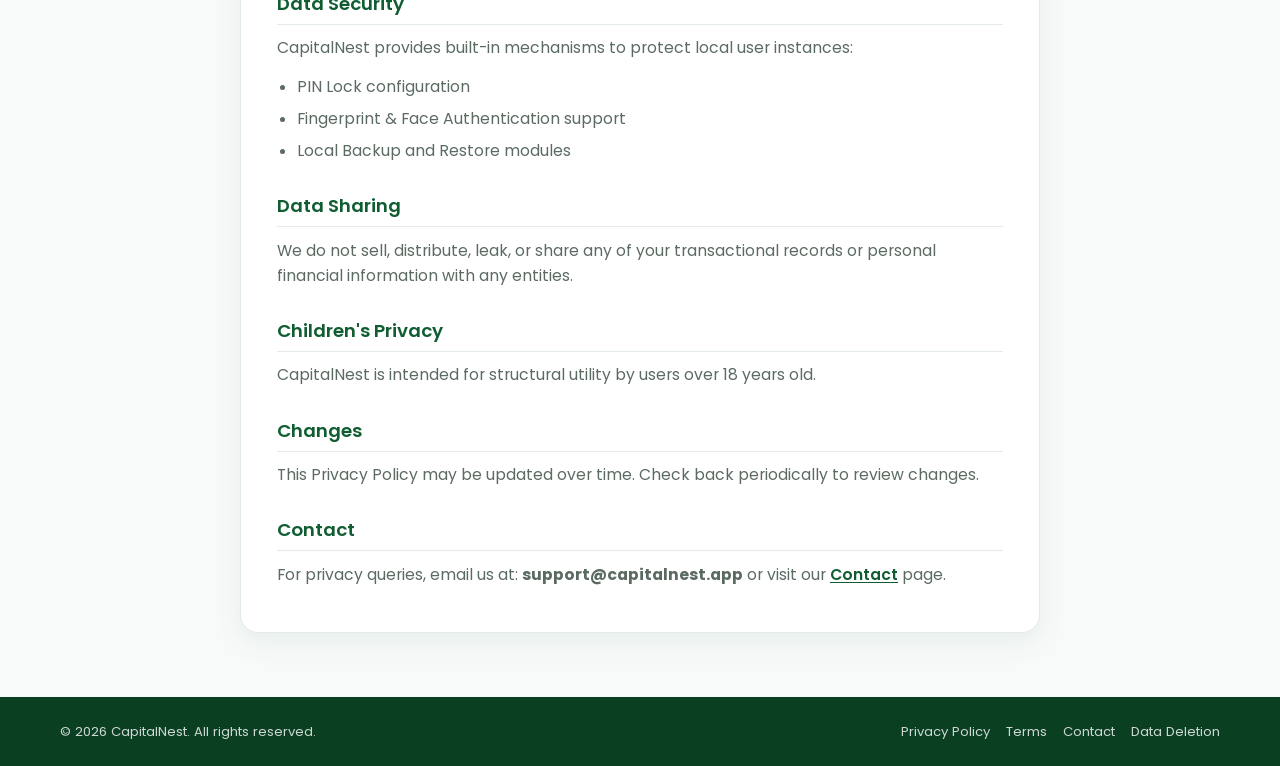
<file: privacy.html>
<!DOCTYPE html>
<html lang="en">
<head>
  <meta charset="UTF-8">
  <meta name="viewport" content="width=device-width, initial-scale=1.0">
  <title>Privacy Policy — CapitalNest</title>
  <meta name="description" content="CapitalNest Privacy Policy. Learn how we protect your financial data with a privacy-first, offline-first approach.">
  <meta name="theme-color" content="#0F5D31">
  <link rel="canonical" href="https://capitalnest.app/privacy.html">
  <link rel="icon" type="image/png" href="assets/favicon.png">
  <link rel="apple-touch-icon" href="assets/logo.png">
  <link rel="preconnect" href="https://fonts.googleapis.com">
  <link rel="preconnect" href="https://fonts.gstatic.com" crossorigin>
  <link href="https://fonts.googleapis.com/css2?family=Poppins:wght@400;500;600;700&display=swap" rel="stylesheet">
  <link rel="stylesheet" href="css/main.css">
</head>
<body class="page-inner">
  <header class="site-header">
    <div class="container nav">
      <a class="brand" href="index.html" aria-label="CapitalNest home">
        <img src="assets/logo.png" alt="CapitalNest" width="44" height="44">
        <span class="brand-text">
          <span class="brand-name">CapitalNest</span>
          <span class="brand-tag">Your Personal Wealth Companion</span>
        </span>
      </a>
      <nav class="nav-links" aria-label="Primary">
        <a href="index.html">Home</a>
        <a href="index.html#features">Features</a>
        <a href="index.html#pricing">Pricing</a>
        <a href="index.html#faq">FAQ</a>
        <a href="support.html">Contact</a>
      </nav>
      <a class="btn btn-primary nav-cta btn-coming" href="index.html#download">Coming Soon</a>
      <button class="nav-toggle" id="nav-toggle" type="button" aria-label="Open menu" aria-expanded="false" aria-controls="mobile-drawer">
        <svg viewBox="0 0 24 24" fill="none" stroke="currentColor" stroke-width="2" stroke-linecap="round" aria-hidden="true"><path d="M4 7h16M4 12h16M4 17h16"/></svg>
      </button>
    </div>
  </header>

  <div class="drawer-overlay" id="drawer-overlay" hidden></div>
  <aside class="drawer" id="mobile-drawer" aria-label="Mobile navigation" aria-hidden="true">
    <div class="drawer-header">
      <div class="drawer-brand">
        <img src="assets/logo.png" alt="" width="36" height="36">
        CapitalNest
      </div>
      <button class="drawer-close" id="drawer-close" type="button" aria-label="Close menu">
        <svg viewBox="0 0 24 24" width="20" height="20" fill="none" stroke="currentColor" stroke-width="2" stroke-linecap="round" aria-hidden="true"><path d="M6 6l12 12M18 6L6 18"/></svg>
      </button>
    </div>
    <nav class="drawer-links">
      <a href="index.html">Home</a>
      <a href="index.html#features">Features</a>
      <a href="index.html#pricing">Pricing</a>
      <a href="index.html#faq">FAQ</a>
      <a href="support.html">Contact</a>
      <a href="privacy.html">Privacy Policy</a>
      <a href="terms.html">Terms &amp; Conditions</a>
      <a href="deletion.html">Data Deletion</a>
    </nav>
    <a class="btn btn-primary btn-block btn-coming" href="index.html#download">Coming Soon</a>
  </aside>

  <main class="page-inner-main">
    <div class="container">
      <article class="page-panel">
        <h1>Privacy Policy</h1>
        <p class="page-meta"><strong>Effective Date:</strong> July 2026</p>
        <p>CapitalNest ("we", "our", or "us") respects your privacy. This Privacy Policy explains how CapitalNest collects, uses, stores, and protects your information. CapitalNest is designed with a Privacy First approach. Your financial information is stored locally on your device and remains under your control.</p>

        <h2>Information We Collect</h2>
        <h3>Information You Enter</h3>
        <p>This information is stored only on your device:</p>
        <ul>
          <li>Fixed Deposits &amp; Recurring Deposits</li>
          <li>Lending Records &amp; Borrowing Records</li>
          <li>Income, Expenses, and Notes</li>
          <li>Categories &amp; Reminder Settings</li>
          <li>App Preferences</li>
        </ul>

        <h2>Device Information</h2>
        <p>The application may access the following parameters only to provide requested features:</p>
        <ul>
          <li><strong>Notification permission:</strong> For firing active system app reminders.</li>
          <li><strong>Biometric authentication:</strong> For fingerprint and face unlocking protection.</li>
          <li><strong>Local storage:</strong> To process secure database backups and restorations.</li>
        </ul>

        <h2>Advertising (Free Version)</h2>
        <p>The Free version may display Google AdMob advertisements. Google may collect:</p>
        <ul>
          <li>Advertising ID</li>
          <li>Device Information</li>
          <li>Approximate Location</li>
          <li>Ad Performance Metrics</li>
        </ul>
        <p>Please refer to Google's Privacy Policy for more information on how they handle ad tracking profiles.</p>

        <h2>Purchases</h2>
        <p>If you purchase CapitalNest Pro, payments are securely processed through Google Play Billing. CapitalNest never stores or logs your raw payment details.</p>

        <h2>Analytics</h2>
        <p><strong>Currently:</strong> No personal tracking metrics or behavioral analytics are collected. Future versions may implement completely anonymous crash reporting infrastructure to explicitly trace application health and improve execution.</p>

        <h2>Data Storage</h2>
        <p>All financial data is processed and stored locally using an encrypted SQLite data bundle. No automated cloud storage configurations are enabled in Version 1.</p>

        <h2>Data Security</h2>
        <p>CapitalNest provides built-in mechanisms to protect local user instances:</p>
        <ul>
          <li>PIN Lock configuration</li>
          <li>Fingerprint &amp; Face Authentication support</li>
          <li>Local Backup and Restore modules</li>
        </ul>

        <h2>Data Sharing</h2>
        <p>We do not sell, distribute, leak, or share any of your transactional records or personal financial information with any entities.</p>

        <h2>Children's Privacy</h2>
        <p>CapitalNest is intended for structural utility by users over 18 years old.</p>

        <h2>Changes</h2>
        <p>This Privacy Policy may be updated over time. Check back periodically to review changes.</p>

        <h2>Contact</h2>
        <p>For privacy queries, email us at: <strong>support@capitalnest.app</strong> or visit our <a href="support.html">Contact</a> page.</p>
      </article>
    </div>
  </main>

  <footer class="page-inner-footer">
    <div class="container footer-bottom">
      <p>&copy; 2026 CapitalNest. All rights reserved.</p>
      <div class="footer-bottom-links">
        <a href="privacy.html">Privacy Policy</a>
        <a href="terms.html">Terms</a>
        <a href="support.html">Contact</a>
        <a href="deletion.html">Data Deletion</a>
      </div>
    </div>
  </footer>

  <script src="js/main.js" defer></script>
</body>
</html>
</file>
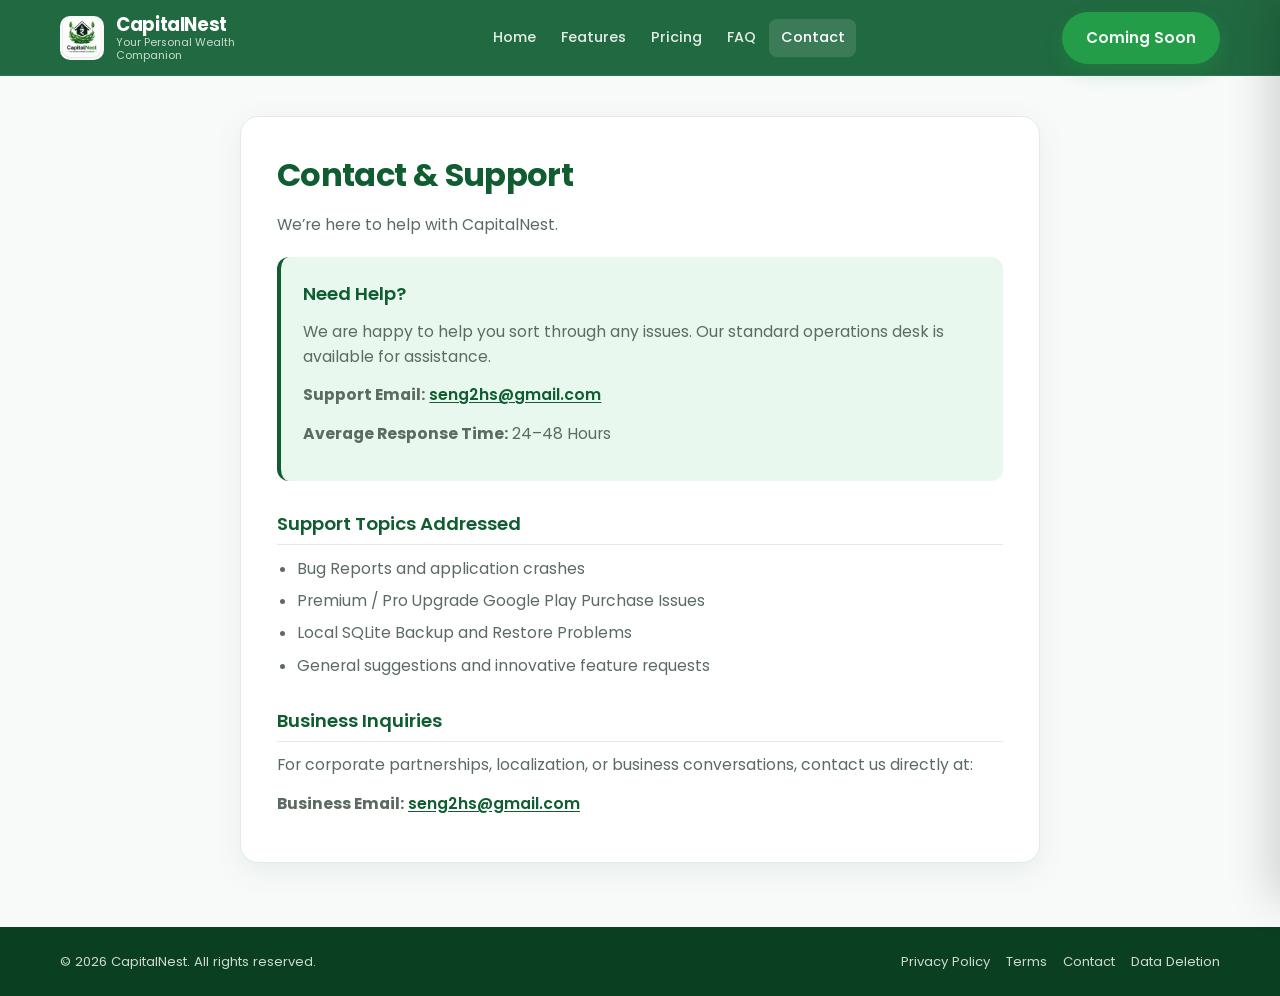
<file: support.html>
<!DOCTYPE html>
<html lang="en">
<head>
  <meta charset="UTF-8">
  <meta name="viewport" content="width=device-width, initial-scale=1.0">
  <title>Contact — CapitalNest</title>
  <meta name="description" content="Contact CapitalNest support for help with the app, purchases, backup and restore, or feature requests.">
  <meta name="theme-color" content="#0F5D31">
  <link rel="canonical" href="https://capitalnest.app/support.html">
  <link rel="icon" type="image/png" href="assets/favicon.png">
  <link rel="apple-touch-icon" href="assets/logo.png">
  <link rel="preconnect" href="https://fonts.googleapis.com">
  <link rel="preconnect" href="https://fonts.gstatic.com" crossorigin>
  <link href="https://fonts.googleapis.com/css2?family=Poppins:wght@400;500;600;700&display=swap" rel="stylesheet">
  <link rel="stylesheet" href="css/main.css">
</head>
<body class="page-inner">
  <header class="site-header">
    <div class="container nav">
      <a class="brand" href="index.html" aria-label="CapitalNest home">
        <img src="assets/logo.png" alt="CapitalNest" width="44" height="44">
        <span class="brand-text">
          <span class="brand-name">CapitalNest</span>
          <span class="brand-tag">Your Personal Wealth Companion</span>
        </span>
      </a>
      <nav class="nav-links" aria-label="Primary">
        <a href="index.html">Home</a>
        <a href="index.html#features">Features</a>
        <a href="index.html#pricing">Pricing</a>
        <a href="index.html#faq">FAQ</a>
        <a href="support.html" class="active">Contact</a>
      </nav>
      <a class="btn btn-primary nav-cta btn-coming" href="index.html#download">Coming Soon</a>
      <button class="nav-toggle" id="nav-toggle" type="button" aria-label="Open menu" aria-expanded="false" aria-controls="mobile-drawer">
        <svg viewBox="0 0 24 24" fill="none" stroke="currentColor" stroke-width="2" stroke-linecap="round" aria-hidden="true"><path d="M4 7h16M4 12h16M4 17h16"/></svg>
      </button>
    </div>
  </header>

  <div class="drawer-overlay" id="drawer-overlay" hidden></div>
  <aside class="drawer" id="mobile-drawer" aria-label="Mobile navigation" aria-hidden="true">
    <div class="drawer-header">
      <div class="drawer-brand">
        <img src="assets/logo.png" alt="" width="36" height="36">
        CapitalNest
      </div>
      <button class="drawer-close" id="drawer-close" type="button" aria-label="Close menu">
        <svg viewBox="0 0 24 24" width="20" height="20" fill="none" stroke="currentColor" stroke-width="2" stroke-linecap="round" aria-hidden="true"><path d="M6 6l12 12M18 6L6 18"/></svg>
      </button>
    </div>
    <nav class="drawer-links">
      <a href="index.html">Home</a>
      <a href="index.html#features">Features</a>
      <a href="index.html#pricing">Pricing</a>
      <a href="index.html#faq">FAQ</a>
      <a href="support.html">Contact</a>
      <a href="privacy.html">Privacy Policy</a>
      <a href="terms.html">Terms &amp; Conditions</a>
      <a href="deletion.html">Data Deletion</a>
    </nav>
    <a class="btn btn-primary btn-block btn-coming" href="index.html#download">Coming Soon</a>
  </aside>

  <main class="page-inner-main">
    <div class="container">
      <article class="page-panel">
        <h1>Contact &amp; Support</h1>
        <p class="page-meta">We’re here to help with CapitalNest.</p>

        <div class="page-card">
          <h2>Need Help?</h2>
          <p>We are happy to help you sort through any issues. Our standard operations desk is available for assistance.</p>
          <p><strong>Support Email:</strong> <a href="mailto:seng2hs@gmail.com">seng2hs@gmail.com</a></p>
          <p><strong>Average Response Time:</strong> 24–48 Hours</p>
        </div>

        <h2>Support Topics Addressed</h2>
        <ul>
          <li>Bug Reports and application crashes</li>
          <li>Premium / Pro Upgrade Google Play Purchase Issues</li>
          <li>Local SQLite Backup and Restore Problems</li>
          <li>General suggestions and innovative feature requests</li>
        </ul>

        <h2>Business Inquiries</h2>
        <p>For corporate partnerships, localization, or business conversations, contact us directly at:</p>
        <p><strong>Business Email:</strong> <a href="mailto:seng2hs@gmail.com">seng2hs@gmail.com</a></p>
      </article>
    </div>
  </main>

  <footer class="page-inner-footer">
    <div class="container footer-bottom">
      <p>&copy; 2026 CapitalNest. All rights reserved.</p>
      <div class="footer-bottom-links">
        <a href="privacy.html">Privacy Policy</a>
        <a href="terms.html">Terms</a>
        <a href="support.html">Contact</a>
        <a href="deletion.html">Data Deletion</a>
      </div>
    </div>
  </footer>

  <script src="js/main.js" defer></script>
</body>
</html>
</file>
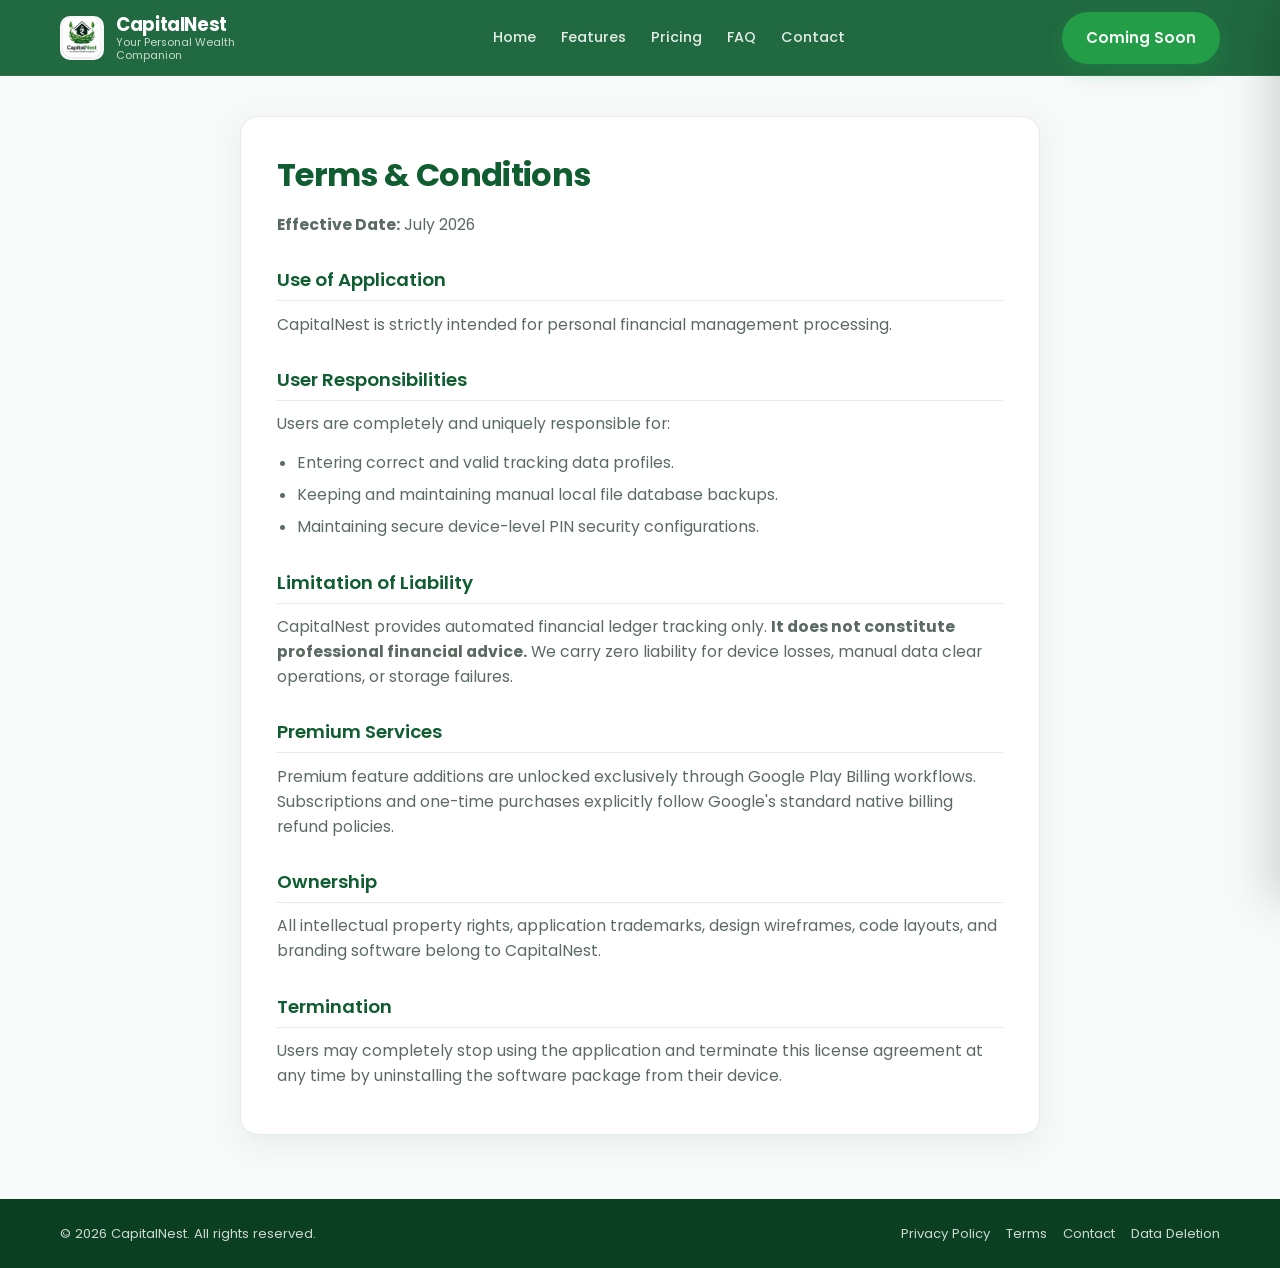
<file: terms.html>
<!DOCTYPE html>
<html lang="en">
<head>
  <meta charset="UTF-8">
  <meta name="viewport" content="width=device-width, initial-scale=1.0">
  <title>Terms &amp; Conditions — CapitalNest</title>
  <meta name="description" content="Terms and Conditions for using CapitalNest, your offline personal wealth companion.">
  <meta name="theme-color" content="#0F5D31">
  <link rel="canonical" href="https://capitalnest.app/terms.html">
  <link rel="icon" type="image/png" href="assets/favicon.png">
  <link rel="apple-touch-icon" href="assets/logo.png">
  <link rel="preconnect" href="https://fonts.googleapis.com">
  <link rel="preconnect" href="https://fonts.gstatic.com" crossorigin>
  <link href="https://fonts.googleapis.com/css2?family=Poppins:wght@400;500;600;700&display=swap" rel="stylesheet">
  <link rel="stylesheet" href="css/main.css">
</head>
<body class="page-inner">
  <header class="site-header">
    <div class="container nav">
      <a class="brand" href="index.html" aria-label="CapitalNest home">
        <img src="assets/logo.png" alt="CapitalNest" width="44" height="44">
        <span class="brand-text">
          <span class="brand-name">CapitalNest</span>
          <span class="brand-tag">Your Personal Wealth Companion</span>
        </span>
      </a>
      <nav class="nav-links" aria-label="Primary">
        <a href="index.html">Home</a>
        <a href="index.html#features">Features</a>
        <a href="index.html#pricing">Pricing</a>
        <a href="index.html#faq">FAQ</a>
        <a href="support.html">Contact</a>
      </nav>
      <a class="btn btn-primary nav-cta btn-coming" href="index.html#download">Coming Soon</a>
      <button class="nav-toggle" id="nav-toggle" type="button" aria-label="Open menu" aria-expanded="false" aria-controls="mobile-drawer">
        <svg viewBox="0 0 24 24" fill="none" stroke="currentColor" stroke-width="2" stroke-linecap="round" aria-hidden="true"><path d="M4 7h16M4 12h16M4 17h16"/></svg>
      </button>
    </div>
  </header>

  <div class="drawer-overlay" id="drawer-overlay" hidden></div>
  <aside class="drawer" id="mobile-drawer" aria-label="Mobile navigation" aria-hidden="true">
    <div class="drawer-header">
      <div class="drawer-brand">
        <img src="assets/logo.png" alt="" width="36" height="36">
        CapitalNest
      </div>
      <button class="drawer-close" id="drawer-close" type="button" aria-label="Close menu">
        <svg viewBox="0 0 24 24" width="20" height="20" fill="none" stroke="currentColor" stroke-width="2" stroke-linecap="round" aria-hidden="true"><path d="M6 6l12 12M18 6L6 18"/></svg>
      </button>
    </div>
    <nav class="drawer-links">
      <a href="index.html">Home</a>
      <a href="index.html#features">Features</a>
      <a href="index.html#pricing">Pricing</a>
      <a href="index.html#faq">FAQ</a>
      <a href="support.html">Contact</a>
      <a href="privacy.html">Privacy Policy</a>
      <a href="terms.html">Terms &amp; Conditions</a>
      <a href="deletion.html">Data Deletion</a>
    </nav>
    <a class="btn btn-primary btn-block btn-coming" href="index.html#download">Coming Soon</a>
  </aside>

  <main class="page-inner-main">
    <div class="container">
      <article class="page-panel">
        <h1>Terms &amp; Conditions</h1>
        <p class="page-meta"><strong>Effective Date:</strong> July 2026</p>

        <h2>Use of Application</h2>
        <p>CapitalNest is strictly intended for personal financial management processing.</p>

        <h2>User Responsibilities</h2>
        <p>Users are completely and uniquely responsible for:</p>
        <ul>
          <li>Entering correct and valid tracking data profiles.</li>
          <li>Keeping and maintaining manual local file database backups.</li>
          <li>Maintaining secure device-level PIN security configurations.</li>
        </ul>

        <h2>Limitation of Liability</h2>
        <p>CapitalNest provides automated financial ledger tracking only. <strong>It does not constitute professional financial advice.</strong> We carry zero liability for device losses, manual data clear operations, or storage failures.</p>

        <h2>Premium Services</h2>
        <p>Premium feature additions are unlocked exclusively through Google Play Billing workflows. Subscriptions and one-time purchases explicitly follow Google's standard native billing refund policies.</p>

        <h2>Ownership</h2>
        <p>All intellectual property rights, application trademarks, design wireframes, code layouts, and branding software belong to CapitalNest.</p>

        <h2>Termination</h2>
        <p>Users may completely stop using the application and terminate this license agreement at any time by uninstalling the software package from their device.</p>
      </article>
    </div>
  </main>

  <footer class="page-inner-footer">
    <div class="container footer-bottom">
      <p>&copy; 2026 CapitalNest. All rights reserved.</p>
      <div class="footer-bottom-links">
        <a href="privacy.html">Privacy Policy</a>
        <a href="terms.html">Terms</a>
        <a href="support.html">Contact</a>
        <a href="deletion.html">Data Deletion</a>
      </div>
    </div>
  </footer>

  <script src="js/main.js" defer></script>
</body>
</html>
</file>
<file: css/main.css>
/* CapitalNest — Landing page design system */
:root {
  --primary: #0F5D31;
  --primary-dark: #0A3F22;
  --primary-light: #147A40;
  --accent: #24A148;
  --accent-soft: #E8F8EE;
  --bg: #F8FAF9;
  --bg-muted: #F1F5F3;
  --white: #FFFFFF;
  --text: #1A1F1C;
  --text-muted: #5B6B62;
  --text-light: #8A9A90;
  --border: #E2EBE5;
  --shadow: 0 8px 30px rgba(15, 93, 49, 0.08);
  --shadow-hover: 0 16px 40px rgba(15, 93, 49, 0.14);
  --radius: 18px;
  --radius-sm: 12px;
  --radius-pill: 999px;
  --nav-h: 76px;
  --container: 1160px;
  --font: "Poppins", system-ui, -apple-system, sans-serif;
  --ease: cubic-bezier(0.22, 1, 0.36, 1);
}

*,
*::before,
*::after {
  box-sizing: border-box;
  margin: 0;
  padding: 0;
}

html {
  scroll-behavior: smooth;
  scroll-padding-top: calc(var(--nav-h) + 12px);
}

body {
  font-family: var(--font);
  color: var(--text);
  background: var(--bg);
  line-height: 1.6;
  -webkit-font-smoothing: antialiased;
  overflow-x: hidden;
}

img,
svg {
  max-width: 100%;
  height: auto;
  display: block;
}

a {
  color: inherit;
  text-decoration: none;
}

button {
  font-family: inherit;
  cursor: pointer;
  border: none;
  background: none;
}

ul {
  list-style: none;
}

.container {
  width: min(100% - 2.5rem, var(--container));
  margin-inline: auto;
}

/* ——— Buttons ——— */
.btn {
  display: inline-flex;
  align-items: center;
  justify-content: center;
  gap: 0.5rem;
  padding: 0.85rem 1.5rem;
  border-radius: var(--radius-pill);
  font-weight: 600;
  font-size: 0.95rem;
  transition: transform 0.25s var(--ease), box-shadow 0.25s var(--ease), background 0.25s var(--ease), color 0.25s var(--ease), border-color 0.25s var(--ease);
  white-space: nowrap;
}

.btn svg {
  width: 18px;
  height: 18px;
  flex-shrink: 0;
}

.btn-primary {
  background: var(--accent);
  color: var(--white);
  box-shadow: 0 8px 20px rgba(36, 161, 72, 0.28);
}

.btn-primary:hover {
  background: #1e8f3d;
  transform: translateY(-2px);
  box-shadow: 0 12px 28px rgba(36, 161, 72, 0.35);
}

.btn-secondary {
  background: transparent;
  color: var(--white);
  border: 1.5px solid rgba(255, 255, 255, 0.45);
}

.btn-secondary:hover {
  background: rgba(255, 255, 255, 0.1);
  border-color: var(--white);
  transform: translateY(-2px);
}

.btn-outline {
  background: var(--white);
  color: var(--primary);
  border: 1.5px solid var(--border);
}

.btn-outline:hover {
  border-color: var(--primary);
  transform: translateY(-2px);
  box-shadow: var(--shadow);
}

.btn-dark {
  background: var(--primary);
  color: var(--white);
}

.btn-dark:hover {
  background: var(--primary-light);
  transform: translateY(-2px);
}

.btn-block {
  width: 100%;
}

.btn-coming {
  pointer-events: none;
  opacity: 0.95;
}

/* ——— Header / Nav ——— */
.site-header {
  position: sticky;
  top: 0;
  z-index: 1000;
  height: var(--nav-h);
  background: rgba(15, 93, 49, 0.92);
  backdrop-filter: blur(14px);
  -webkit-backdrop-filter: blur(14px);
  border-bottom: 1px solid rgba(255, 255, 255, 0.08);
  transition: box-shadow 0.3s var(--ease);
}

.site-header.is-scrolled {
  box-shadow: 0 8px 30px rgba(0, 0, 0, 0.18);
}

.nav {
  height: var(--nav-h);
  display: flex;
  align-items: center;
  justify-content: space-between;
  gap: 1rem;
}

.brand {
  display: flex;
  align-items: center;
  gap: 0.75rem;
  color: var(--white);
  flex-shrink: 0;
}

.brand img {
  width: 44px;
  height: 44px;
  border-radius: 10px;
  object-fit: cover;
  background: var(--white);
}

.brand-text {
  display: flex;
  flex-direction: column;
  line-height: 1.2;
}

.brand-name {
  font-weight: 700;
  font-size: 1.15rem;
  letter-spacing: -0.02em;
}

.brand-tag {
  font-size: 0.68rem;
  opacity: 0.75;
  font-weight: 400;
  max-width: 160px;
}

.nav-links {
  display: flex;
  align-items: center;
  gap: 0.15rem;
}

.nav-links a {
  color: rgba(255, 255, 255, 0.88);
  font-size: 0.9rem;
  font-weight: 500;
  padding: 0.45rem 0.7rem;
  border-radius: 8px;
  transition: color 0.2s, background 0.2s;
}

.nav-links a:hover,
.nav-links a.active {
  color: var(--white);
  background: rgba(255, 255, 255, 0.1);
}

.nav-cta {
  flex-shrink: 0;
}

.nav-toggle {
  display: none;
  width: 44px;
  height: 44px;
  align-items: center;
  justify-content: center;
  border-radius: 10px;
  color: var(--white);
  background: rgba(255, 255, 255, 0.1);
}

.nav-toggle svg {
  width: 22px;
  height: 22px;
}

/* Drawer */
.drawer-overlay {
  position: fixed;
  inset: 0;
  background: rgba(10, 40, 25, 0.55);
  opacity: 0;
  visibility: hidden;
  transition: opacity 0.3s, visibility 0.3s;
  z-index: 1100;
}

.drawer-overlay.is-open {
  opacity: 1;
  visibility: visible;
}

.drawer {
  position: fixed;
  top: 0;
  right: 0;
  width: min(320px, 88vw);
  height: 100%;
  background: var(--white);
  z-index: 1200;
  transform: translateX(100%);
  transition: transform 0.35s var(--ease);
  display: flex;
  flex-direction: column;
  padding: 1.25rem;
  box-shadow: -12px 0 40px rgba(0, 0, 0, 0.15);
}

.drawer.is-open {
  transform: translateX(0);
}

.drawer-header {
  display: flex;
  align-items: center;
  justify-content: space-between;
  margin-bottom: 1.5rem;
  padding-bottom: 1rem;
  border-bottom: 1px solid var(--border);
}

.drawer-brand {
  display: flex;
  align-items: center;
  gap: 0.6rem;
  color: var(--primary);
  font-weight: 700;
}

.drawer-brand img {
  width: 36px;
  height: 36px;
  border-radius: 8px;
  object-fit: cover;
}

.drawer-close {
  width: 40px;
  height: 40px;
  display: grid;
  place-items: center;
  border-radius: 10px;
  color: var(--text);
  background: var(--bg-muted);
}

.drawer-links {
  display: flex;
  flex-direction: column;
  gap: 0.25rem;
  flex: 1;
}

.drawer-links a {
  padding: 0.9rem 1rem;
  border-radius: var(--radius-sm);
  font-weight: 500;
  color: var(--text);
  transition: background 0.2s, color 0.2s;
}

.drawer-links a:hover {
  background: var(--accent-soft);
  color: var(--primary);
}

.drawer .btn {
  margin-top: auto;
}

body.drawer-open {
  overflow: hidden;
}

/* ——— Hero ——— */
.hero {
  position: relative;
  background: linear-gradient(145deg, #0A3F22 0%, #0F5D31 45%, #147A40 100%);
  color: var(--white);
  padding: 3.5rem 0 4.5rem;
  overflow: hidden;
}

.hero-bg {
  position: absolute;
  inset: 0;
  pointer-events: none;
  overflow: hidden;
}

.hero-graph {
  position: absolute;
  right: -5%;
  bottom: 5%;
  width: min(55%, 560px);
  opacity: 0.22;
}

.hero-nest {
  position: absolute;
  right: 4%;
  bottom: -2%;
  width: min(28%, 260px);
  opacity: 0.85;
  filter: drop-shadow(0 20px 40px rgba(0, 0, 0, 0.25));
}

.hero-glow {
  position: absolute;
  width: 420px;
  height: 420px;
  border-radius: 50%;
  background: radial-gradient(circle, rgba(36, 161, 72, 0.35) 0%, transparent 70%);
  top: -80px;
  left: -100px;
}

.hero-glow-2 {
  position: absolute;
  width: 360px;
  height: 360px;
  border-radius: 50%;
  background: radial-gradient(circle, rgba(125, 222, 160, 0.2) 0%, transparent 70%);
  right: 10%;
  top: 10%;
}

.hero-grid {
  position: relative;
  z-index: 1;
  display: grid;
  grid-template-columns: 1.05fr 0.95fr;
  gap: 3rem;
  align-items: center;
}

.hero-badge {
  display: inline-flex;
  align-items: center;
  gap: 0.4rem;
  padding: 0.4rem 0.9rem;
  border-radius: var(--radius-pill);
  background: rgba(255, 255, 255, 0.12);
  border: 1px solid rgba(255, 255, 255, 0.18);
  font-size: 0.72rem;
  font-weight: 600;
  letter-spacing: 0.06em;
  text-transform: uppercase;
  margin-bottom: 1.25rem;
}

.hero-title {
  font-size: clamp(2.6rem, 5.5vw, 4.2rem);
  font-weight: 700;
  line-height: 1.1;
  letter-spacing: -0.03em;
  margin-bottom: 0.75rem;
}

.hero-title .accent {
  color: #7DDEA0;
}

.hero-sub {
  font-size: clamp(1.15rem, 2vw, 1.4rem);
  font-weight: 500;
  opacity: 0.95;
  margin-bottom: 0.85rem;
}

.hero-desc {
  font-size: 1rem;
  opacity: 0.82;
  max-width: 34rem;
  margin-bottom: 1.75rem;
}

.hero-actions {
  display: flex;
  flex-wrap: wrap;
  gap: 0.85rem;
  margin-bottom: 2rem;
}

.hero-visual {
  display: flex;
  justify-content: center;
  align-items: flex-end;
  position: relative;
}

.phone {
  position: relative;
  width: min(100%, 280px);
  aspect-ratio: 9 / 19.5;
  background: #111;
  border-radius: 36px;
  padding: 10px;
  box-shadow:
    0 0 0 2px #2a2a2a,
    0 25px 60px rgba(0, 0, 0, 0.4),
    0 0 80px rgba(36, 161, 72, 0.15);
}

.phone::before {
  content: "";
  position: absolute;
  top: 14px;
  left: 50%;
  transform: translateX(-50%);
  width: 28%;
  height: 18px;
  background: #111;
  border-radius: 0 0 14px 14px;
  z-index: 2;
}

.phone-screen {
  width: 100%;
  height: 100%;
  border-radius: 28px;
  overflow: hidden;
  background: var(--bg);
}

.phone-screen img {
  width: 100%;
  height: 100%;
  object-fit: cover;
  object-position: top center;
}

.phone-sm {
  width: min(100%, 220px);
}

.phone-tilt-left {
  transform: rotate(-6deg) translateY(20px);
}

.phone-tilt-right {
  transform: rotate(6deg) translateY(20px);
}

.phone-center {
  z-index: 2;
  transform: translateY(-10px);
}

/* ——— Trust ——— */
.trust {
  background: var(--white);
  border-bottom: 1px solid var(--border);
  padding: 1.75rem 0;
}

.trust-grid {
  display: grid;
  grid-template-columns: repeat(6, 1fr);
  gap: 1rem;
}

.trust-item {
  display: flex;
  flex-direction: column;
  align-items: center;
  text-align: center;
  gap: 0.55rem;
  padding: 0.5rem;
}

.trust-icon {
  width: 44px;
  height: 44px;
  border-radius: 50%;
  background: var(--accent-soft);
  color: var(--primary);
  display: grid;
  place-items: center;
}

.trust-icon svg {
  width: 22px;
  height: 22px;
}

.trust-item span {
  font-size: 0.82rem;
  font-weight: 600;
  color: var(--text);
}

/* ——— Sections ——— */
.section {
  padding: 5rem 0;
}

.section-muted {
  background: var(--bg-muted);
}

.section-header {
  text-align: center;
  max-width: 640px;
  margin: 0 auto 3rem;
}

.eyebrow {
  display: inline-block;
  color: var(--accent);
  font-size: 0.8rem;
  font-weight: 600;
  letter-spacing: 0.08em;
  text-transform: uppercase;
  margin-bottom: 0.65rem;
}

.section-title {
  font-size: clamp(1.75rem, 3.5vw, 2.5rem);
  font-weight: 700;
  letter-spacing: -0.02em;
  line-height: 1.2;
  color: var(--text);
  margin-bottom: 0.75rem;
}

.section-title .accent {
  color: var(--accent);
}

.section-desc {
  color: var(--text-muted);
  font-size: 1.05rem;
}

/* ——— Features ——— */
.features-grid {
  display: grid;
  grid-template-columns: repeat(4, 1fr);
  gap: 1.25rem;
}

.feature-card {
  background: var(--white);
  border-radius: var(--radius);
  padding: 1.6rem 1.4rem;
  box-shadow: var(--shadow);
  border: 1px solid transparent;
  transition: transform 0.3s var(--ease), box-shadow 0.3s var(--ease), border-color 0.3s;
}

.feature-card:hover {
  transform: translateY(-6px);
  box-shadow: var(--shadow-hover);
  border-color: rgba(36, 161, 72, 0.2);
}

.feature-icon {
  width: 52px;
  height: 52px;
  border-radius: 50%;
  background: var(--accent-soft);
  color: var(--primary);
  display: grid;
  place-items: center;
  margin-bottom: 1rem;
}

.feature-icon svg {
  width: 24px;
  height: 24px;
}

.feature-card h3 {
  font-size: 1.05rem;
  font-weight: 600;
  margin-bottom: 0.4rem;
}

.feature-card p {
  font-size: 0.9rem;
  color: var(--text-muted);
  line-height: 1.55;
}

/* ——— Why ——— */
.why-grid {
  display: grid;
  grid-template-columns: 1fr 1.15fr;
  gap: 3.5rem;
  align-items: center;
}

.why-copy .section-title {
  text-align: left;
  margin-bottom: 1rem;
}

.why-copy p {
  color: var(--text-muted);
  font-size: 1.05rem;
  margin-bottom: 1rem;
}

.benefit-cards {
  display: grid;
  grid-template-columns: 1fr 1fr;
  gap: 1.1rem;
}

.benefit-card {
  background: var(--white);
  border-radius: var(--radius);
  padding: 1.4rem;
  box-shadow: var(--shadow);
  transition: transform 0.3s var(--ease), box-shadow 0.3s var(--ease);
}

.benefit-card:hover {
  transform: translateY(-4px);
  box-shadow: var(--shadow-hover);
}

.benefit-card .feature-icon {
  width: 44px;
  height: 44px;
  margin-bottom: 0.85rem;
}

.benefit-card h3 {
  font-size: 1rem;
  margin-bottom: 0.35rem;
}

.benefit-card p {
  font-size: 0.88rem;
  color: var(--text-muted);
}

/* ——— App Preview ——— */
.preview-grid {
  display: grid;
  grid-template-columns: 1.1fr 0.9fr;
  gap: 3rem;
  align-items: center;
}

.preview-phones {
  display: flex;
  justify-content: center;
  align-items: flex-end;
  gap: 0.75rem;
  min-height: 420px;
}

.preview-list {
  display: flex;
  flex-direction: column;
  gap: 0.85rem;
  margin: 1.5rem 0;
}

.preview-list li {
  display: flex;
  align-items: flex-start;
  gap: 0.75rem;
  font-size: 0.98rem;
  color: var(--text);
}

.check {
  width: 22px;
  height: 22px;
  border-radius: 50%;
  background: var(--accent-soft);
  color: var(--accent);
  display: grid;
  place-items: center;
  flex-shrink: 0;
  margin-top: 2px;
}

.check svg {
  width: 14px;
  height: 14px;
}

.trend-card {
  background: var(--white);
  border-radius: var(--radius);
  padding: 1.25rem 1.4rem;
  box-shadow: var(--shadow);
  max-width: 320px;
}

.trend-card h4 {
  font-size: 0.9rem;
  color: var(--text-muted);
  font-weight: 500;
  margin-bottom: 0.5rem;
}

.trend-value {
  display: flex;
  align-items: center;
  gap: 0.6rem;
  margin-bottom: 0.75rem;
}

.trend-value strong {
  font-size: 1.35rem;
  color: var(--primary);
}

.trend-pill {
  background: var(--accent-soft);
  color: var(--accent);
  font-size: 0.75rem;
  font-weight: 600;
  padding: 0.25rem 0.65rem;
  border-radius: var(--radius-pill);
}

.preview-gallery {
  display: grid;
  grid-template-columns: repeat(6, 1fr);
  gap: 1rem;
  margin-top: 3rem;
}

.preview-gallery .phone {
  width: 100%;
}

/* ——— Portfolio ——— */
.portfolio-grid {
  display: grid;
  grid-template-columns: 0.9fr 1.1fr;
  gap: 3rem;
  align-items: center;
}

.portfolio-tags {
  display: flex;
  flex-wrap: wrap;
  gap: 0.55rem;
  margin-top: 1.25rem;
}

.tag {
  padding: 0.4rem 0.85rem;
  border-radius: var(--radius-pill);
  background: var(--accent-soft);
  color: var(--primary);
  font-size: 0.82rem;
  font-weight: 600;
}

.portfolio-visual {
  display: flex;
  justify-content: center;
}

/* ——— Pricing ——— */
.pricing-grid {
  display: grid;
  grid-template-columns: repeat(3, 1fr);
  gap: 1.5rem;
  align-items: stretch;
}

.price-card {
  background: var(--white);
  border-radius: var(--radius);
  padding: 2rem 1.6rem;
  box-shadow: var(--shadow);
  border: 1.5px solid var(--border);
  display: flex;
  flex-direction: column;
  position: relative;
  transition: transform 0.3s var(--ease), box-shadow 0.3s var(--ease);
}

.price-card:hover {
  transform: translateY(-6px);
  box-shadow: var(--shadow-hover);
}

.price-card.featured {
  border: 2px solid var(--accent);
  box-shadow: 0 16px 40px rgba(36, 161, 72, 0.18);
  transform: scale(1.03);
  z-index: 1;
}

.price-card.featured:hover {
  transform: scale(1.03) translateY(-4px);
}

.popular-badge {
  position: absolute;
  top: -12px;
  left: 50%;
  transform: translateX(-50%);
  background: var(--accent);
  color: var(--white);
  font-size: 0.72rem;
  font-weight: 600;
  padding: 0.3rem 0.85rem;
  border-radius: var(--radius-pill);
  white-space: nowrap;
}

.price-name {
  font-size: 0.85rem;
  font-weight: 600;
  letter-spacing: 0.06em;
  text-transform: uppercase;
  color: var(--accent);
  margin-bottom: 0.5rem;
}

.price-amount {
  font-size: 2.2rem;
  font-weight: 700;
  color: var(--text);
  letter-spacing: -0.02em;
  margin-bottom: 0.25rem;
}

.price-amount span {
  font-size: 0.95rem;
  font-weight: 500;
  color: var(--text-muted);
}

.price-note {
  font-size: 0.9rem;
  color: var(--text-muted);
  margin-bottom: 1.5rem;
}

.price-features {
  display: flex;
  flex-direction: column;
  gap: 0.7rem;
  margin-bottom: 1.75rem;
  flex: 1;
}

.price-features li {
  display: flex;
  align-items: center;
  gap: 0.6rem;
  font-size: 0.92rem;
  color: var(--text);
}

.currency-bar {
  display: flex;
  flex-wrap: wrap;
  align-items: center;
  justify-content: center;
  gap: 0.65rem 1rem;
  margin-top: 1.5rem;
}

.currency-bar label {
  font-size: 0.9rem;
  font-weight: 500;
  color: var(--text-muted);
}

.currency-bar select {
  font-family: inherit;
  font-size: 0.9rem;
  font-weight: 500;
  color: var(--text);
  background: var(--white);
  border: 1.5px solid var(--border);
  border-radius: var(--radius-pill);
  padding: 0.55rem 1rem;
  outline: none;
  cursor: pointer;
  max-width: 100%;
}

.currency-bar select:focus {
  border-color: var(--accent);
}

.currency-note {
  flex-basis: 100%;
  text-align: center;
  font-size: 0.8rem;
  color: var(--text-light);
  margin: 0;
}

/* ——— FAQ ——— */
.faq-list {
  max-width: 760px;
  margin: 0 auto;
  display: flex;
  flex-direction: column;
  gap: 0.75rem;
}

.faq-item {
  background: var(--white);
  border-radius: var(--radius-sm);
  border: 1px solid var(--border);
  overflow: hidden;
  transition: box-shadow 0.25s;
}

.faq-item.is-open {
  box-shadow: var(--shadow);
  border-color: rgba(36, 161, 72, 0.25);
}

.faq-question {
  width: 100%;
  display: flex;
  align-items: center;
  justify-content: space-between;
  gap: 1rem;
  padding: 1.15rem 1.35rem;
  text-align: left;
  font-size: 1rem;
  font-weight: 600;
  color: var(--text);
}

.faq-icon {
  width: 28px;
  height: 28px;
  border-radius: 50%;
  background: var(--accent-soft);
  color: var(--primary);
  display: grid;
  place-items: center;
  flex-shrink: 0;
  transition: transform 0.3s var(--ease);
}

.faq-item.is-open .faq-icon {
  transform: rotate(45deg);
  background: var(--primary);
  color: var(--white);
}

.faq-icon svg {
  width: 14px;
  height: 14px;
}

.faq-answer {
  max-height: 0;
  overflow: hidden;
  transition: max-height 0.35s var(--ease);
}

.faq-answer-inner {
  padding: 0 1.35rem 1.25rem;
  color: var(--text-muted);
  font-size: 0.95rem;
}

.faq-answer-inner a {
  color: var(--primary);
  font-weight: 600;
  text-decoration: underline;
  text-underline-offset: 2px;
}

/* ——— CTA Banner ——— */
.cta-banner {
  padding: 0 0 5rem;
}

.cta-inner {
  background: linear-gradient(120deg, var(--primary-dark), var(--primary) 50%, var(--primary-light));
  border-radius: 24px;
  padding: 2.25rem 2.5rem;
  display: flex;
  align-items: center;
  justify-content: space-between;
  gap: 2rem;
  color: var(--white);
  box-shadow: 0 20px 50px rgba(15, 93, 49, 0.25);
}

.cta-copy {
  display: flex;
  align-items: center;
  gap: 1.25rem;
}

.cta-icon {
  width: 56px;
  height: 56px;
  border-radius: 16px;
  background: rgba(255, 255, 255, 0.12);
  display: grid;
  place-items: center;
  flex-shrink: 0;
}

.cta-icon svg {
  width: 28px;
  height: 28px;
  color: #E8C547;
}

.cta-copy h3 {
  font-size: 1.35rem;
  font-weight: 700;
  margin-bottom: 0.25rem;
}

.cta-copy p {
  opacity: 0.8;
  font-size: 0.95rem;
}

.cta-action {
  text-align: center;
  flex-shrink: 0;
}

.cta-action small {
  display: block;
  margin-top: 0.5rem;
  opacity: 0.75;
  font-size: 0.8rem;
}

/* ——— Footer ——— */
.site-footer {
  background: var(--primary-dark);
  color: rgba(255, 255, 255, 0.85);
  padding: 4rem 0 0;
}

.footer-grid {
  display: grid;
  grid-template-columns: 1.4fr 1fr 1fr 1fr 1.3fr;
  gap: 2rem;
  padding-bottom: 3rem;
}

.footer-brand .brand {
  margin-bottom: 1rem;
}

.footer-brand p {
  font-size: 0.9rem;
  opacity: 0.75;
  margin-bottom: 1.25rem;
  max-width: 260px;
}

.socials {
  display: flex;
  gap: 0.6rem;
}

.socials a {
  width: 38px;
  height: 38px;
  border-radius: 50%;
  background: rgba(255, 255, 255, 0.1);
  display: grid;
  place-items: center;
  transition: background 0.2s;
}

.socials a:hover {
  background: var(--accent);
}

.socials svg {
  width: 16px;
  height: 16px;
}

.footer-col h4 {
  color: var(--white);
  font-size: 0.95rem;
  font-weight: 600;
  margin-bottom: 1rem;
}

.footer-col a {
  display: block;
  font-size: 0.88rem;
  opacity: 0.75;
  margin-bottom: 0.65rem;
  transition: opacity 0.2s, color 0.2s;
}

.footer-col a:hover {
  opacity: 1;
  color: #7DDEA0;
}

.newsletter-form {
  display: flex;
  flex-direction: column;
  gap: 0.6rem;
}

.newsletter-form input {
  width: 100%;
  padding: 0.75rem 1rem;
  border-radius: var(--radius-sm);
  border: 1px solid rgba(255, 255, 255, 0.2);
  background: rgba(255, 255, 255, 0.08);
  color: var(--white);
  font-family: inherit;
  font-size: 0.9rem;
  outline: none;
}

.newsletter-form input::placeholder {
  color: rgba(255, 255, 255, 0.5);
}

.newsletter-form input:focus {
  border-color: var(--accent);
}

.newsletter-msg {
  font-size: 0.8rem;
  color: #7DDEA0;
  min-height: 1.2em;
}

.footer-bottom {
  border-top: 1px solid rgba(255, 255, 255, 0.1);
  padding: 1.25rem 0;
  display: flex;
  flex-wrap: wrap;
  align-items: center;
  justify-content: space-between;
  gap: 0.75rem;
  font-size: 0.82rem;
  opacity: 0.7;
}

.footer-bottom-links {
  display: flex;
  flex-wrap: wrap;
  gap: 1rem;
}

.footer-bottom-links a:hover {
  color: #7DDEA0;
  opacity: 1;
}

/* ——— Animations ——— */
.reveal {
  opacity: 0;
  transform: translateY(28px);
  transition: opacity 0.7s var(--ease), transform 0.7s var(--ease);
}

.reveal.is-visible {
  opacity: 1;
  transform: translateY(0);
}

.reveal-delay-1 { transition-delay: 0.1s; }
.reveal-delay-2 { transition-delay: 0.2s; }
.reveal-delay-3 { transition-delay: 0.3s; }

@media (prefers-reduced-motion: reduce) {
  html { scroll-behavior: auto; }
  .reveal {
    opacity: 1;
    transform: none;
    transition: none;
  }
  .btn,
  .feature-card,
  .benefit-card,
  .price-card {
    transition: none;
  }
}

/* ——— Responsive ——— */
@media (max-width: 1100px) {
  .features-grid {
    grid-template-columns: repeat(2, 1fr);
  }

  .footer-grid {
    grid-template-columns: 1fr 1fr 1fr;
  }

  .footer-brand {
    grid-column: 1 / -1;
  }

  .preview-gallery {
    grid-template-columns: repeat(3, 1fr);
  }
}

@media (max-width: 1024px) {
  .nav-links {
    display: none;
  }

  .nav-cta {
    display: none;
  }

  .nav-toggle {
    display: inline-flex;
  }

  .hero-grid,
  .why-grid,
  .preview-grid,
  .portfolio-grid {
    grid-template-columns: 1fr;
    gap: 2.5rem;
  }

  .hero-nest {
    width: 160px;
    opacity: 0.5;
    right: -10px;
  }

  .hero-visual {
    order: -1;
  }

  .phone {
    width: min(100%, 240px);
  }

  .preview-phones {
    min-height: 360px;
  }

  .pricing-grid {
    grid-template-columns: 1fr;
    max-width: 400px;
    margin-inline: auto;
  }

  .price-card.featured {
    transform: none;
  }

  .price-card.featured:hover {
    transform: translateY(-6px);
  }

  .cta-inner {
    flex-direction: column;
    text-align: center;
    padding: 2rem 1.5rem;
  }

  .cta-copy {
    flex-direction: column;
  }
}

@media (max-width: 768px) {
  :root {
    --nav-h: 68px;
  }

  .brand-tag {
    display: none;
  }

  .section {
    padding: 3.5rem 0;
  }

  .trust-grid {
    grid-template-columns: repeat(3, 1fr);
    gap: 1.25rem 0.5rem;
  }

  .benefit-cards {
    grid-template-columns: 1fr;
  }

  .preview-phones .phone-tilt-left,
  .preview-phones .phone-tilt-right {
    display: none;
  }

  .preview-phones .phone-center {
    transform: none;
  }

  .preview-gallery {
    grid-template-columns: repeat(2, 1fr);
  }

  .footer-grid {
    grid-template-columns: 1fr 1fr;
    gap: 2rem 1.5rem;
  }

  .why-copy .section-title,
  .preview-grid .section-title,
  .portfolio-grid .section-title {
    text-align: center;
  }

  .why-copy,
  .preview-content,
  .portfolio-copy {
    text-align: center;
  }

  .portfolio-tags {
    justify-content: center;
  }

  .preview-list li {
    text-align: left;
  }

  .trend-card {
    margin-inline: auto;
  }
}

@media (max-width: 480px) {
  .container {
    width: min(100% - 1.5rem, var(--container));
  }

  .hero {
    padding: 2.5rem 0 3rem;
  }

  .hero-title {
    font-size: 2.35rem;
  }

  .hero-actions {
    flex-direction: column;
    align-items: stretch;
  }

  .hero-actions .btn {
    width: 100%;
  }

  .trust-grid {
    grid-template-columns: repeat(2, 1fr);
  }

  .features-grid {
    grid-template-columns: 1fr;
  }

  .footer-grid {
    grid-template-columns: 1fr;
  }

  .footer-bottom {
    flex-direction: column;
    text-align: center;
  }

  .footer-bottom-links {
    justify-content: center;
  }

  .preview-gallery {
    grid-template-columns: 1fr 1fr;
    gap: 0.75rem;
  }
}

@media (max-width: 360px) {
  .hero-badge {
    font-size: 0.62rem;
    letter-spacing: 0.04em;
  }

  .hero-title {
    font-size: 2.1rem;
  }
}

/* ——— Inner content pages (Contact, Privacy, Terms, Deletion) ——— */
body.page-inner {
  display: flex;
  flex-direction: column;
  min-height: 100vh;
}

body.page-inner .site-header {
  position: sticky;
}

.page-inner-main {
  flex: 1;
  padding: 2.5rem 0 4rem;
}

.page-panel {
  max-width: 800px;
  margin: 0 auto;
  background: var(--white);
  border-radius: var(--radius);
  box-shadow: var(--shadow);
  border: 1px solid var(--border);
  padding: 2rem 2.25rem;
}

.page-panel h1 {
  font-size: clamp(1.6rem, 3vw, 2rem);
  font-weight: 700;
  color: var(--primary);
  letter-spacing: -0.02em;
  margin-bottom: 0.75rem;
}

.page-panel h2 {
  font-size: 1.15rem;
  font-weight: 600;
  color: var(--primary);
  margin: 1.75rem 0 0.65rem;
  padding-bottom: 0.35rem;
  border-bottom: 1px solid var(--border);
}

.page-panel h3 {
  font-size: 1rem;
  font-weight: 600;
  color: var(--text);
  margin: 1.1rem 0 0.4rem;
}

.page-panel p,
.page-panel li {
  color: var(--text-muted);
  font-size: 0.98rem;
}

.page-panel p {
  margin-bottom: 0.85rem;
}

.page-panel ul,
.page-panel ol {
  padding-left: 1.25rem;
  margin-bottom: 1rem;
}

.page-panel ul {
  list-style: disc;
}

.page-panel ol {
  list-style: decimal;
}

.page-panel li {
  margin-bottom: 0.45rem;
}

.page-panel a:not(.btn):not(.brand) {
  color: var(--primary);
  font-weight: 600;
  text-decoration: underline;
  text-underline-offset: 2px;
}

.page-panel a:not(.btn):not(.brand):hover {
  color: var(--accent);
}

.page-meta {
  font-size: 0.9rem;
  color: var(--text-light);
  margin-bottom: 1.25rem;
}

.page-card {
  background: var(--accent-soft);
  border-left: 4px solid var(--primary);
  border-radius: var(--radius-sm);
  padding: 1.35rem 1.4rem;
  margin: 1.25rem 0;
}

.page-card h2 {
  margin-top: 0;
  border-bottom: none;
  padding-bottom: 0;
}

.page-steps {
  background: #FDF2F2;
  border: 1px solid #F5C6CB;
  border-radius: var(--radius-sm);
  padding: 1.35rem 1.4rem;
  margin: 1.25rem 0;
}

.page-steps h2 {
  margin-top: 0;
  color: #B91C1C;
  border-bottom: none;
  padding-bottom: 0;
}

.page-steps ol {
  font-weight: 600;
  color: var(--text);
}

.page-steps li {
  font-weight: 400;
  color: var(--text-muted);
}

.page-inner-footer {
  background: var(--primary-dark);
  color: rgba(255, 255, 255, 0.8);
  padding: 1.5rem 0;
  margin-top: auto;
}

.page-inner-footer .footer-bottom {
  border-top: none;
  padding: 0;
  opacity: 1;
}

.page-inner .nav-links a.active {
  background: rgba(255, 255, 255, 0.12);
  color: var(--white);
}

@media (max-width: 640px) {
  .page-panel {
    padding: 1.5rem 1.15rem;
  }

  .page-inner-main {
    padding: 1.5rem 0 3rem;
  }
}
</file>
